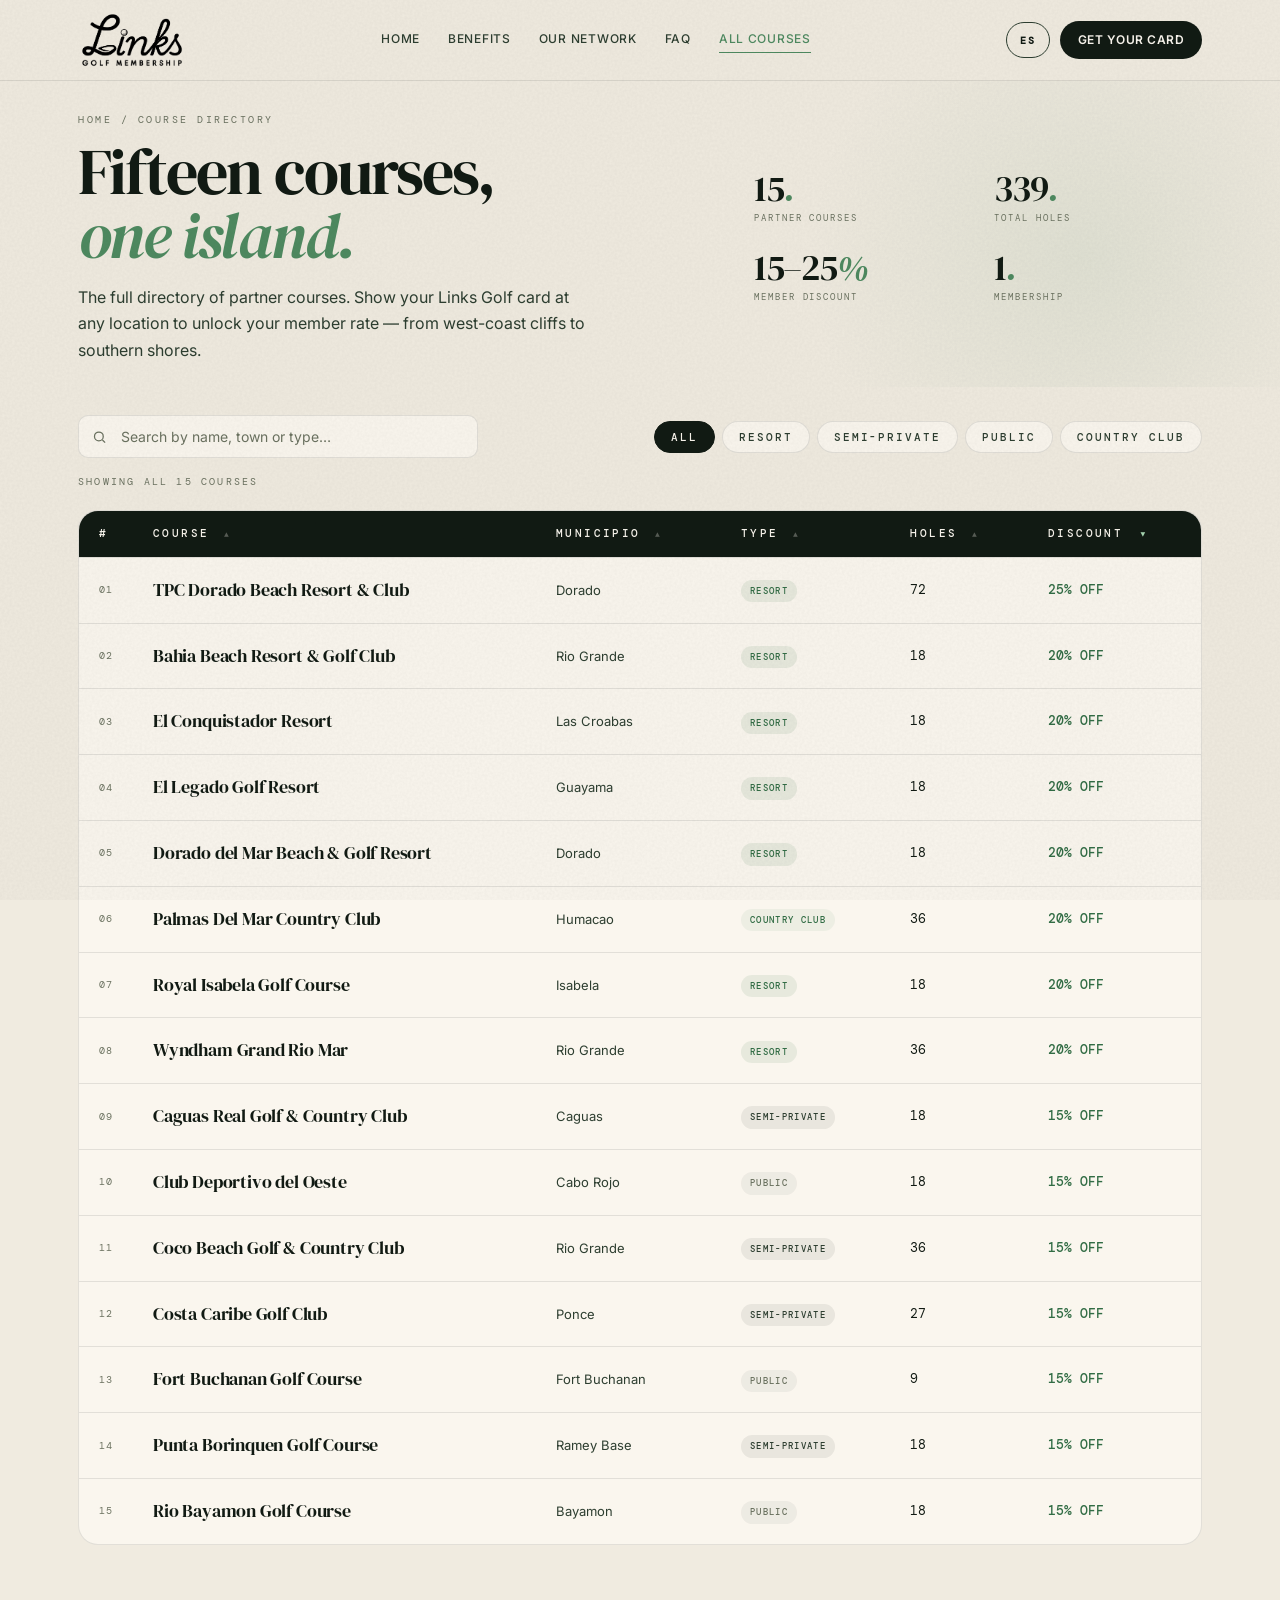
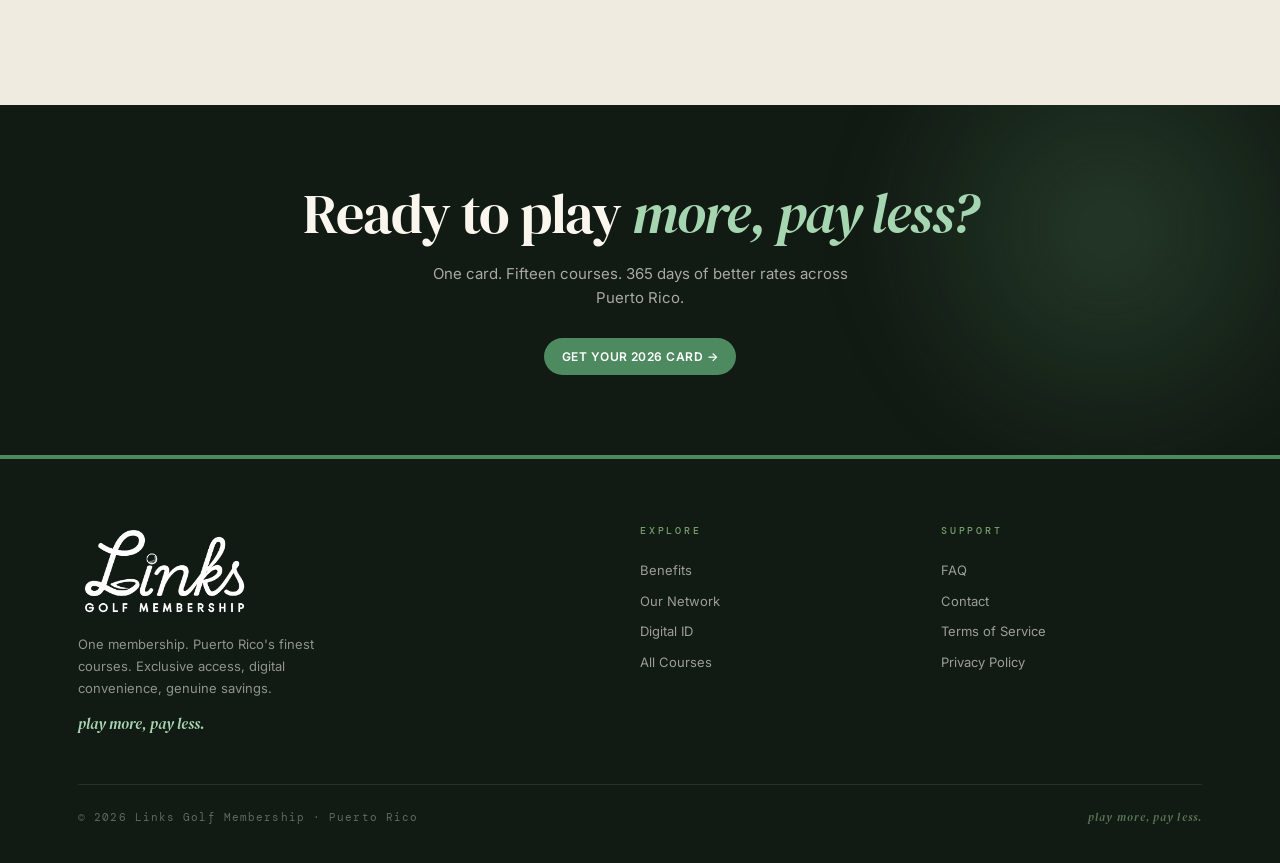
<file: courses.html>
<!DOCTYPE html>
<html lang="en" data-i18n-title="doc.title.courses">
<head>
<meta charset="UTF-8"/>
<meta name="viewport" content="width=device-width, initial-scale=1, viewport-fit=cover"/>
<title>Courses · Links Golf Membership</title>
<link rel="preconnect" href="https://fonts.googleapis.com"/>
<link rel="preconnect" href="https://fonts.gstatic.com" crossorigin/>
<link href="https://fonts.googleapis.com/css2?family=DM+Serif+Display:ital@0;1&family=Inter:wght@300;400;500;600;700&family=DM+Mono:wght@400;500&display=swap" rel="stylesheet"/>
<link rel="stylesheet" href="mobile.css"/>
<style>
:root {
  --bg:         #f0ebe0;
  --bg2:        #e8e1d3;
  --cream:      #faf6ee;
  --ink:        #111a13;
  --ink-soft:   #2d3e30;
  --muted:      #6b7260;
  --line:       rgba(17,26,19,.10);
  --sage:       oklch(58% 0.09 152);
  --sage-2:     oklch(48% 0.09 152);
  --sage-light: oklch(83% 0.07 152);
  --sage-pale:  oklch(94% 0.04 152);
  --radius:     12px;
  --radius-lg:  20px;
  --f-display:  "DM Serif Display", Georgia, serif;
  --f-sans:     "Inter", system-ui, sans-serif;
  --f-mono:     "DM Mono", ui-monospace, monospace;
}
*,*::before,*::after { box-sizing: border-box; }
html,body { margin: 0; padding: 0; }
html { scroll-behavior: smooth; overflow-x: hidden; }
body { font-family: var(--f-sans); background: var(--bg); color: var(--ink); font-size: 15px; line-height: 1.6; overflow-x: hidden; -webkit-font-smoothing: antialiased; }
body::after { content: ""; position: fixed; inset: 0; pointer-events: none; z-index: 9999; opacity: .045; mix-blend-mode: multiply; background-image: url("data:image/svg+xml;utf8,<svg xmlns='http://www.w3.org/2000/svg' width='400' height='400'><filter id='n'><feTurbulence type='fractalNoise' baseFrequency='0.4' numOctaves='2' stitchTiles='stitch'/><feColorMatrix values='0 0 0 0 0 0 0 0 0 0 0 0 0 0 0 0 0 0 0.9 0'/></filter><rect width='100%' height='100%' filter='url(%23n)'/></svg>"); background-size: 400px 400px; }
h1,h2,h3,h4 { font-family: var(--f-display); font-weight: 400; letter-spacing: -.02em; color: var(--ink); margin: 0; text-wrap: balance; }
a { color: inherit; text-decoration: none; }
.wrap { max-width: 1180px; margin: 0 auto; padding: 0 28px; }
@media (max-width: 600px) { .wrap { padding: 0 18px; } }

/* NAV */
.nav { position: fixed; top: 0; left: 0; right: 0; z-index: 100; background: var(--bg); border-bottom: 1px solid var(--line); }
body { padding-top: 80px; }
.nav-inner { display: flex; align-items: center; justify-content: space-between; height: 80px; }
@media (max-width:600px) { body { padding-top: 68px; } .nav-inner { height: 68px; } }
.logo-img { height: 60px; width: auto; display: block; max-width: 240px; object-fit: contain; }
@media (max-width:600px) { .logo-img { height: 48px; max-width: 200px; } }
.footer-brand-img { height: 96px; width: auto; display: block; object-fit: contain; margin-bottom: 14px; }
@media (max-width:600px) { .footer-brand-img { height: 76px; } }
.logo { font-family: var(--f-display); font-size: 22px; letter-spacing: -.01em; display: flex; align-items: center; gap: 11px; }
.logo-mark { width: 32px; height: 32px; border-radius: 50%; background: var(--sage); display: flex; align-items: center; justify-content: center; box-shadow: 0 0 0 2px rgba(255,255,255,.5), 0 2px 8px rgba(17,26,19,.2); flex-shrink: 0; }
.logo-mark svg { width: 16px; height: 16px; fill: none; stroke: white; stroke-width: 2; stroke-linecap: round; stroke-linejoin: round; }
.nav-links { display: flex; gap: 28px; }
.nav-links a { font-size: 12px; font-weight: 500; color: var(--ink-soft); letter-spacing: .06em; text-transform: uppercase; transition: color .2s; position: relative; padding-bottom: 2px; }
.nav-links a:hover { color: var(--sage); }
.nav-links a.active { color: var(--sage); }
.nav-links a.active::after { content: ""; position: absolute; left: 0; right: 0; bottom: -2px; height: 1px; background: var(--sage); }
.btn { display: inline-flex; align-items: center; gap: 8px; padding: 9px 18px; border-radius: 999px; font-family: var(--f-sans); font-size: 12px; font-weight: 600; letter-spacing: .04em; text-transform: uppercase; cursor: pointer; border: none; transition: all .2s ease; }
.btn-primary { background: var(--ink); color: var(--cream); }
.btn-primary:hover { background: var(--sage-2); transform: translateY(-1px); }
.btn-outline { background: transparent; color: var(--ink); border: 1px solid var(--ink); }
.btn-outline:hover { background: var(--ink); color: var(--cream); }
.lang-toggle { background: transparent; border: 1px solid var(--ink-soft); color: var(--ink); padding: 5px 10px; border-radius: 999px; font-family: var(--f-mono); font-size: 10px; font-weight: 600; letter-spacing: .14em; cursor: pointer; transition: all .2s ease; }
.lang-toggle:hover { background: var(--ink); color: var(--cream); border-color: var(--ink); }
.eyebrow { font-family: var(--f-mono); font-size: 13px; letter-spacing: .28em; text-transform: uppercase; color: var(--sage); font-weight: 600; }
.mobile-toggle { display: none; background: none; border: 0; padding: 8px; cursor: pointer; }
.mobile-toggle svg { width: 20px; height: 20px; stroke: var(--ink); }
.mobile-panel { display: none; position: absolute; top: 68px; left: 0; right: 0; background: var(--bg); border-bottom: 1px solid var(--line); padding: 18px 24px; flex-direction: column; gap: 16px; }
.mobile-panel a { font-size: 17px; font-family: var(--f-display); }
.mobile-panel.open { display: flex; }
@media (max-width: 860px) { .nav-links { display: none; } .mobile-toggle { display: inline-flex; } }

/* PAGE HEAD */
.page-head { padding: 32px 0 24px; position: relative; overflow: hidden; }
@media (max-width:860px) { .page-head { padding: 20px 0 16px; } }
.page-head::before { content: ""; position: absolute; right: -8%; top: -40%; width: 600px; height: 600px; border-radius: 50%; background: radial-gradient(circle, rgba(88,140,98,.1), transparent 65%); pointer-events: none; }
.crumbs { font-family: var(--f-mono); font-size: 10px; letter-spacing: .25em; text-transform: uppercase; color: var(--muted); margin-bottom: 12px; }
.crumbs a:hover { color: var(--sage); }
.page-head h1 { font-size: clamp(36px, 5vw, 64px); line-height: 1.0; letter-spacing: -.03em; position: relative; z-index: 2; }
.page-head h1 em { color: var(--sage); font-style: italic; }
.page-head p { font-size: 16px; color: var(--ink-soft); max-width: 520px; margin: 16px 0 0; position: relative; z-index: 2; line-height: 1.65; }

.page-head-grid { display: grid; grid-template-columns: 1.4fr 1fr; gap: 48px; align-items: center; position: relative; z-index: 2; }
@media (max-width:860px) { .page-head-grid { grid-template-columns: 1fr; gap: 24px; } }

.stats-strip { display: grid; grid-template-columns: 1fr 1fr; gap: 24px 32px; position: relative; z-index: 2; }
.stat .n { font-family: var(--f-display); font-size: clamp(28px, 3vw, 36px); line-height: 1; letter-spacing: -.03em; }
.stat .n em { color: var(--sage); font-style: italic; }
.stat .l { font-family: var(--f-mono); font-size: 9px; letter-spacing: .22em; color: var(--muted); text-transform: uppercase; margin-top: 4px; }

/* TOOLBAR */
.toolbar { display: flex; justify-content: space-between; align-items: center; gap: 18px; margin: 20px 0 16px; flex-wrap: wrap; }
.search { position: relative; flex: 1; max-width: 400px; min-width: 220px; }
.search input { width: 100%; padding: 12px 16px 12px 42px; border-radius: 10px; background: var(--cream); border: 1px solid var(--line); font-family: var(--f-sans); font-size: 14px; color: var(--ink); transition: border-color .2s; outline: none; }
.search input:focus { border-color: var(--sage); }
.search input::placeholder { color: var(--muted); }
.search svg { position: absolute; left: 14px; top: 50%; transform: translateY(-50%); color: var(--muted); }
.pills { display: flex; gap: 7px; flex-wrap: wrap; }
.pill { padding: 8px 16px; border-radius: 999px; background: var(--cream); border: 1px solid var(--line); font-family: var(--f-mono); font-size: 11px; letter-spacing: .18em; text-transform: uppercase; font-weight: 500; cursor: pointer; transition: all .2s; color: var(--ink-soft); }
.pill:hover { border-color: var(--ink); color: var(--ink); }
.pill.on { background: var(--ink); color: var(--cream); border-color: var(--ink); }

.count-label { font-family: var(--f-mono); font-size: 10px; letter-spacing: .22em; color: var(--muted); text-transform: uppercase; margin-bottom: 20px; }

/* TABLE */
.dir { background: var(--cream); border: 1px solid var(--line); border-radius: var(--radius-lg); overflow: hidden; }
.dir table { width: 100%; border-collapse: collapse; font-size: 14px; }
.dir thead tr { background: var(--ink); color: var(--cream); }
.dir thead th { text-align: left; padding: 14px 20px; font-family: var(--f-mono); font-size: 11px; letter-spacing: .22em; text-transform: uppercase; font-weight: 500; }
.dir thead th.sortable { cursor: pointer; user-select: none; transition: color .15s; }
.dir thead th.sortable:hover { color: var(--sage-light); }
.dir thead th .arrow { display: inline-block; margin-left: 5px; opacity: .3; font-size: 8px; transition: opacity .15s, transform .15s; }
.dir thead th.sorted .arrow { opacity: 1; color: var(--sage-light); }
.dir thead th.sorted.desc .arrow { transform: rotate(180deg); }
.dir tbody tr { border-top: 1px solid var(--line); transition: background .2s; }
.dir tbody tr:hover { background: var(--bg); }
.dir td { padding: 18px 20px; vertical-align: middle; }
.dir td.num { font-family: var(--f-mono); font-size: 10px; color: var(--muted); letter-spacing: .1em; width: 52px; }
.dir td.name { font-family: var(--f-display); font-size: 18px; letter-spacing: -.01em; }
.dir td.loc { color: var(--ink-soft); font-size: 13px; }
.dir td.off { font-family: var(--f-mono); font-weight: 500; color: var(--sage-2); font-size: 13px; }

.type-badge { display: inline-flex; padding: 4px 9px; border-radius: 999px; font-family: var(--f-mono); font-size: 9px; letter-spacing: .15em; text-transform: uppercase; font-weight: 500; }
.type-Resort        { background: rgba(88,140,98,.12);  color: var(--sage-2); }
.type-Semi-Private  { background: rgba(17,26,19,.07);   color: var(--ink-soft); }
.type-Public        { background: rgba(17,26,19,.05);   color: var(--muted); }
.type-Country-Club  { background: rgba(88,140,98,.08);  color: var(--sage-2); }

.empty-msg { padding: 56px 20px; text-align: center; color: var(--muted); font-family: var(--f-mono); font-size: 12px; letter-spacing: .18em; text-transform: uppercase; display: none; }

/* Mobile card view */
@media (max-width: 700px) {
  .dir thead { display: none; }
  .dir, .dir tbody, .dir tr, .dir td { display: block; width: 100%; }
  .dir { background: transparent; border: none; border-radius: 0; }
  .dir tbody tr { background: var(--cream); border: 1px solid var(--line); border-radius: 14px; margin-bottom: 10px; padding: 14px 16px; }
  .dir tbody tr:hover { background: var(--cream); }
  .dir td { padding: 5px 0; border-top: none; display: flex; justify-content: space-between; align-items: center; gap: 10px; font-size: 13px; }
  .dir td::before { content: attr(data-l); font-family: var(--f-mono); font-size: 9px; letter-spacing: .2em; color: var(--muted); text-transform: uppercase; }
  .dir td.num { width: auto; }
  .dir td.name { font-size: 16px; padding-top: 8px; border-top: 1px solid var(--line); margin-top: 4px; flex-direction: column; align-items: flex-start; }
  .dir td.name::before { display: none; }
}

/* CTA BANNER */
.cta-banner { margin-top: 100px; padding: 80px 0; background: var(--ink); color: var(--cream); position: relative; overflow: hidden; }
.cta-banner::before { content: ""; position: absolute; right: -10%; top: -50%; width: 600px; height: 600px; background: radial-gradient(circle, rgba(88,140,98,.28), transparent 60%); filter: blur(30px); pointer-events: none; }
.cta-banner .wrap { position: relative; z-index: 2; text-align: center; }
.cta-banner h2 { font-size: clamp(30px, 4.5vw, 56px); color: var(--cream); line-height: 1.05; }
.cta-banner h2 em { color: var(--sage-light); font-style: italic; }
.cta-banner p { color: rgba(250,246,238,.65); margin: 18px auto 28px; max-width: 440px; font-size: 15px; }

/* FOOTER */
footer { background: var(--ink); color: var(--cream); padding: 64px 0 36px; border-top: 4px solid var(--sage); }
.footer-grid { display: grid; grid-template-columns: 2fr 1fr 1fr; gap: 40px; margin-bottom: 48px; }
@media (max-width: 700px) { .footer-grid { grid-template-columns: 1fr 1fr; } }
.footer-brand h3 { color: var(--cream); font-size: 30px; margin-bottom: 12px; letter-spacing: -.02em; }
.footer-brand h3 em { color: var(--sage-light); font-style: italic; }
.footer-brand p { color: rgba(250,246,238,.55); font-size: 13px; max-width: 280px; line-height: 1.7; }
.footer-brand .tagline { font-family: var(--f-display); font-style: italic; color: var(--sage-light); font-size: 15px; margin-top: 10px; }
footer h4 { font-family: var(--f-mono); color: rgba(140,190,130,.8); font-size: 10px; letter-spacing: .28em; text-transform: uppercase; margin-bottom: 16px; font-weight: 500; }
footer a { display: block; color: rgba(250,246,238,.6); padding: 5px 0; font-size: 13px; transition: color .2s; }
footer a:hover { color: var(--sage-light); }
.footer-bot { display: flex; justify-content: space-between; border-top: 1px solid rgba(250,246,238,.1); padding-top: 24px; color: rgba(250,246,238,.35); font-size: 11px; font-family: var(--f-mono); letter-spacing: .1em; }
@media (max-width: 600px) { .footer-bot { flex-direction: column; gap: 10px; } }
</style>
</head>
<body>

<nav class="nav">
  <div class="wrap nav-inner">
    <a href="index.html" class="logo" aria-label="Links Golf Membership - Home">
      <img class="logo-img" src="images/links-golf-membership-3.png" alt="Links Golf Membership"/>
    </a>
    <div class="nav-links">
      <a href="index.html" data-i18n="nav.home">Home</a>
      <a href="index.html#benefits" data-i18n="nav.benefits">Benefits</a>
      <a href="index.html#network" data-i18n="nav.network">Our Network</a>
      <a href="index.html#faq" data-i18n="nav.faq">FAQ</a>
      <a href="courses.html" class="active" data-i18n="nav.courses">All Courses</a>
    </div>
    <div class="nav-cta" style="display:flex;align-items:center;gap:10px;">
      <button class="lang-toggle" data-lang-toggle type="button" aria-label="Switch language">EN</button>
      <a href="index.html#join" class="btn btn-primary" data-i18n="nav.cta">Get Your Card</a>
      <button class="mobile-toggle" id="navToggle" aria-label="Menu">
        <svg viewBox="0 0 24 24" fill="none" stroke-width="2">
          <path id="menuOpen" d="M4 6h16M4 12h16M4 18h16" stroke-linecap="round"/>
          <path id="menuClose" d="M6 18L18 6M6 6l12 12" stroke-linecap="round" style="display:none"/>
        </svg>
      </button>
    </div>
  </div>
  <div class="mobile-panel" id="mobilePanel">
    <a href="index.html" data-i18n="nav.home">Home</a>
    <a href="index.html#benefits" data-i18n="nav.benefits">Benefits</a>
    <a href="index.html#network" data-i18n="nav.network">Our Network</a>
    <a href="index.html#faq" data-i18n="nav.faq">FAQ</a>
    <a href="courses.html" data-i18n="nav.courses">All Courses</a>
    <a href="index.html#join" class="btn btn-primary" style="width:fit-content;margin-top:4px;" data-i18n="nav.cta">Get Your Card</a>
  </div>
</nav>

<section class="page-head">
  <div class="wrap page-head-grid">
    <div>
      <div class="crumbs"><a href="index.html" data-i18n="crumb.home">Home</a> / <span data-i18n="courses.crumb">Course Directory</span></div>
      <h1 data-i18n="courses.h1">Fifteen courses,<br/><em>one island.</em></h1>
      <p data-i18n="courses.intro">The full directory of partner courses. Show your Links Golf card at any location to unlock your member rate — from west-coast cliffs to southern shores.</p>
    </div>
    <div class="stats-strip">
      <div class="stat"><div class="n">15<em>.</em></div><div class="l" data-i18n="courses.stat.1">Partner Courses</div></div>
      <div class="stat"><div class="n">339<em>.</em></div><div class="l" data-i18n="courses.stat.3">Total Holes</div></div>
      <div class="stat"><div class="n">15–25<em>%</em></div><div class="l" data-i18n="courses.stat.2">Member Discount</div></div>
      <div class="stat"><div class="n">1<em>.</em></div><div class="l" data-i18n="courses.stat.4">Membership</div></div>
    </div>
  </div>
</section>

<section style="padding: 8px 0 60px;">
  <div class="wrap">
    <div class="toolbar">
      <div class="search">
        <svg width="15" height="15" viewBox="0 0 24 24" fill="none" stroke="currentColor" stroke-width="2"><circle cx="11" cy="11" r="7"/><path d="m21 21-4.3-4.3"/></svg>
        <!-- FIX: data-i18n-attr wires the placeholder to the i18n system -->
        <input id="searchInput" type="text"
          placeholder="Search by name, town or type…"
          data-i18n-attr="courses.search.placeholder|placeholder"/>
      </div>
      <div class="pills" id="filterPills">
        <button class="pill on" data-f="all" data-i18n="courses.pill.all">All</button>
        <button class="pill" data-f="Resort" data-i18n="courses.pill.resort">Resort</button>
        <button class="pill" data-f="Semi-Private" data-i18n="courses.pill.semi">Semi-Private</button>
        <button class="pill" data-f="Public" data-i18n="courses.pill.public">Public</button>
        <button class="pill" data-f="Country Club" data-i18n="courses.pill.club">Country Club</button>
      </div>
    </div>
    <div class="count-label" id="countLabel">Showing all 15 courses</div>

    <div class="dir">
      <table>
        <thead>
          <tr id="headRow">
            <th>#</th>
            <th class="sortable" data-sort="name"><span data-i18n="courses.th.course">Course</span> <span class="arrow">▲</span></th>
            <th class="sortable" data-sort="loc"><span data-i18n="courses.th.muni">Municipio</span> <span class="arrow">▲</span></th>
            <th class="sortable" data-sort="type"><span data-i18n="courses.th.type">Type</span> <span class="arrow">▲</span></th>
            <th class="sortable" data-sort="holes"><span data-i18n="courses.th.holes">Holes</span> <span class="arrow">▲</span></th>
            <th class="sortable sorted desc" data-sort="off"><span data-i18n="courses.th.discount">Discount</span> <span class="arrow">▲</span></th>
          </tr>
        </thead>
        <tbody id="rows"></tbody>
      </table>
      <div class="empty-msg" id="emptyMsg" data-i18n="courses.empty">No courses match your search.</div>
    </div>
  </div>
</section>

<section class="cta-banner">
  <div class="wrap">
    <h2 data-i18n="courses.cta.h2">Ready to play <em>more, pay less?</em></h2>
    <p data-i18n="courses.cta.p">One card. Fifteen courses. 365 days of better rates across Puerto Rico.</p>
    <a href="index.html#join" class="btn" style="background:var(--sage);color:white;margin:0 auto;" data-i18n="courses.cta.btn">Get your 2026 card →</a>
  </div>
</section>

<footer>
  <div class="wrap">
    <div class="footer-grid">
      <div class="footer-brand">
        <img class="footer-brand-img" src="images/links-golf-membership-4.png" alt="Links Golf Membership"/>
        <p data-i18n="footer.brand.p">One membership. Puerto Rico's finest courses. Exclusive access, digital convenience, genuine savings.</p>
        <div class="tagline" data-i18n="footer.signature">play more, pay less.</div>
      </div>
      <div>
        <h4 data-i18n="footer.col.explore">Explore</h4>
        <a href="index.html#benefits" data-i18n="nav.benefits">Benefits</a>
        <a href="index.html#network" data-i18n="footer.link.network">Our Network</a>
        <a href="index.html#card" data-i18n="nav.card">Digital ID</a>
        <a href="courses.html" data-i18n="nav.courses">All Courses</a>
      </div>
      <div>
        <h4 data-i18n="footer.col.support">Support</h4>
        <a href="faq.html" data-i18n="nav.faq">FAQ</a>
        <a href="mailto:hello@linksgolf.pr" data-i18n="footer.link.contact">Contact</a>
        <a href="terms.html" data-i18n="footer.link.terms">Terms of Service</a>
        <a href="privacy.html" data-i18n="footer.link.privacy">Privacy Policy</a>
      </div>
    </div>
    <div class="footer-bot">
      <span data-i18n="footer.copyright">© 2026 Links Golf Membership · Puerto Rico</span>
      <span style="font-family:var(--f-display);font-style:italic;color:rgba(160,210,150,.5);" data-i18n="footer.signature">play more, pay less</span>
    </div>
  </div>
</footer>

<script>
const COURSES = [
  { name:"Bahia Beach Resort & Golf Club",       loc:"Rio Grande",    type:"Resort",        holes:18, off:20},
  { name:"Caguas Real Golf & Country Club",      loc:"Caguas",        type:"Semi-Private",  holes:18, off:15},
  { name:"Club Deportivo del Oeste",             loc:"Cabo Rojo",     type:"Public",        holes:18, off:15},
  { name:"Coco Beach Golf & Country Club",       loc:"Rio Grande",    type:"Semi-Private",  holes:36, off:15},
  { name:"Costa Caribe Golf Club",               loc:"Ponce",         type:"Semi-Private",  holes:27, off:15},
  { name:"El Conquistador Resort",               loc:"Las Croabas",   type:"Resort",        holes:18, off:20},
  { name:"El Legado Golf Resort",                loc:"Guayama",       type:"Resort",        holes:18, off:20},
  { name:"Dorado del Mar Beach & Golf Resort",   loc:"Dorado",        type:"Resort",        holes:18, off:20},
  { name:"Fort Buchanan Golf Course",            loc:"Fort Buchanan", type:"Public",        holes:9,  off:15},
  { name:"Palmas Del Mar Country Club",          loc:"Humacao",       type:"Country Club",  holes:36, off:20},
  { name:"Punta Borinquen Golf Course",          loc:"Ramey Base",    type:"Semi-Private",  holes:18, off:15},
  { name:"Rio Bayamon Golf Course",              loc:"Bayamon",       type:"Public",        holes:18, off:15},
  { name:"Royal Isabela Golf Course",            loc:"Isabela",       type:"Resort",        holes:18, off:20},
  { name:"TPC Dorado Beach Resort & Club",       loc:"Dorado",        type:"Resort",        holes:72, off:25},
  { name:"Wyndham Grand Rio Mar",                loc:"Rio Grande",    type:"Resort",        holes:36, off:20},
];

const tbody       = document.getElementById('rows');
const searchInput = document.getElementById('searchInput');
const countLabel  = document.getElementById('countLabel');
const emptyMsg    = document.getElementById('emptyMsg');

let currentFilter = 'all';
let currentQuery  = '';
let sortKey       = 'off';
let sortDir       = -1;

function sortVal(c, key) {
  if (key === 'holes') return c.holes;
  if (key === 'off')   return c.off;
  return (c[key] || '').toLowerCase();
}

function renderRows() {
  const list = COURSES.filter(c => {
    const matchF = currentFilter === 'all' || c.type === currentFilter;
    const matchQ = !currentQuery || [c.name, c.loc, c.type].some(s => s.toLowerCase().includes(currentQuery));
    return matchF && matchQ;
  });

  if (sortKey) {
    list.sort((a, b) => {
      const va = sortVal(a, sortKey), vb = sortVal(b, sortKey);
      return va < vb ? -sortDir : va > vb ? sortDir : 0;
    });
  }

  tbody.innerHTML = list.map((c, i) => {
    const num = String(i + 1).padStart(2, '0');
    const typeCls = c.type.replace(/\s/g, '-');
    const offLabel = c.off + '% OFF';
    return `<tr>
      <td class="num" data-l="#">${num}</td>
      <td class="name" data-l="Course">${c.name}</td>
      <td class="loc"  data-l="Municipio">${c.loc}</td>
      <td data-l="Type"><span class="type-badge type-${typeCls}">${c.type}</span></td>
      <td data-l="Holes" style="font-family:var(--f-mono);font-size:13px;">${c.holes}</td>
      <td class="off"  data-l="Discount">${offLabel}</td>
    </tr>`;
  }).join('');

  const total = COURSES.length;
  const i18n = window.BGC_I18N;
  const tt = (k, fallback) => (i18n && i18n.t(k)) || fallback;
  if (list.length === total) {
    countLabel.textContent = tt('courses.count.all', `Showing all {n} courses`).replace('{n}', total);
  } else {
    countLabel.textContent = tt('courses.count.filtered', `Showing {n} of {total} courses`).replace('{n}', list.length).replace('{total}', total);
  }
  emptyMsg.style.display = list.length ? 'none' : 'block';
}

document.addEventListener('bgc:ready',      () => renderRows());
document.addEventListener('bgc:langchange', () => renderRows());

document.querySelectorAll('.pill').forEach(p => {
  p.addEventListener('click', () => {
    document.querySelectorAll('.pill').forEach(x => x.classList.remove('on'));
    p.classList.add('on');
    currentFilter = p.dataset.f;
    renderRows();
  });
});

searchInput.addEventListener('input', e => {
  currentQuery = e.target.value.toLowerCase().trim();
  renderRows();
});

document.querySelectorAll('th.sortable').forEach(th => {
  th.addEventListener('click', () => {
    const key = th.dataset.sort;
    if (sortKey === key) { sortDir *= -1; }
    else { sortKey = key; sortDir = 1; }
    document.querySelectorAll('th.sortable').forEach(x => x.classList.remove('sorted', 'desc'));
    th.classList.add('sorted');
    if (sortDir === -1) th.classList.add('desc');
    renderRows();
  });
});

(function() {
  const toggle = document.getElementById('navToggle');
  const panel  = document.getElementById('mobilePanel');
  const open   = document.getElementById('menuOpen');
  const close  = document.getElementById('menuClose');
  toggle.addEventListener('click', () => {
    panel.classList.toggle('open');
    const isOpen = panel.classList.contains('open');
    open.style.display  = isOpen ? 'none' : '';
    close.style.display = isOpen ? '' : 'none';
  });
  panel.querySelectorAll('a').forEach(a => a.addEventListener('click', () => {
    panel.classList.remove('open');
    open.style.display = ''; close.style.display = 'none';
  }));
})();

renderRows();
</script>
<script src="languageManager.js" defer></script>
</body>
</html>
</file>
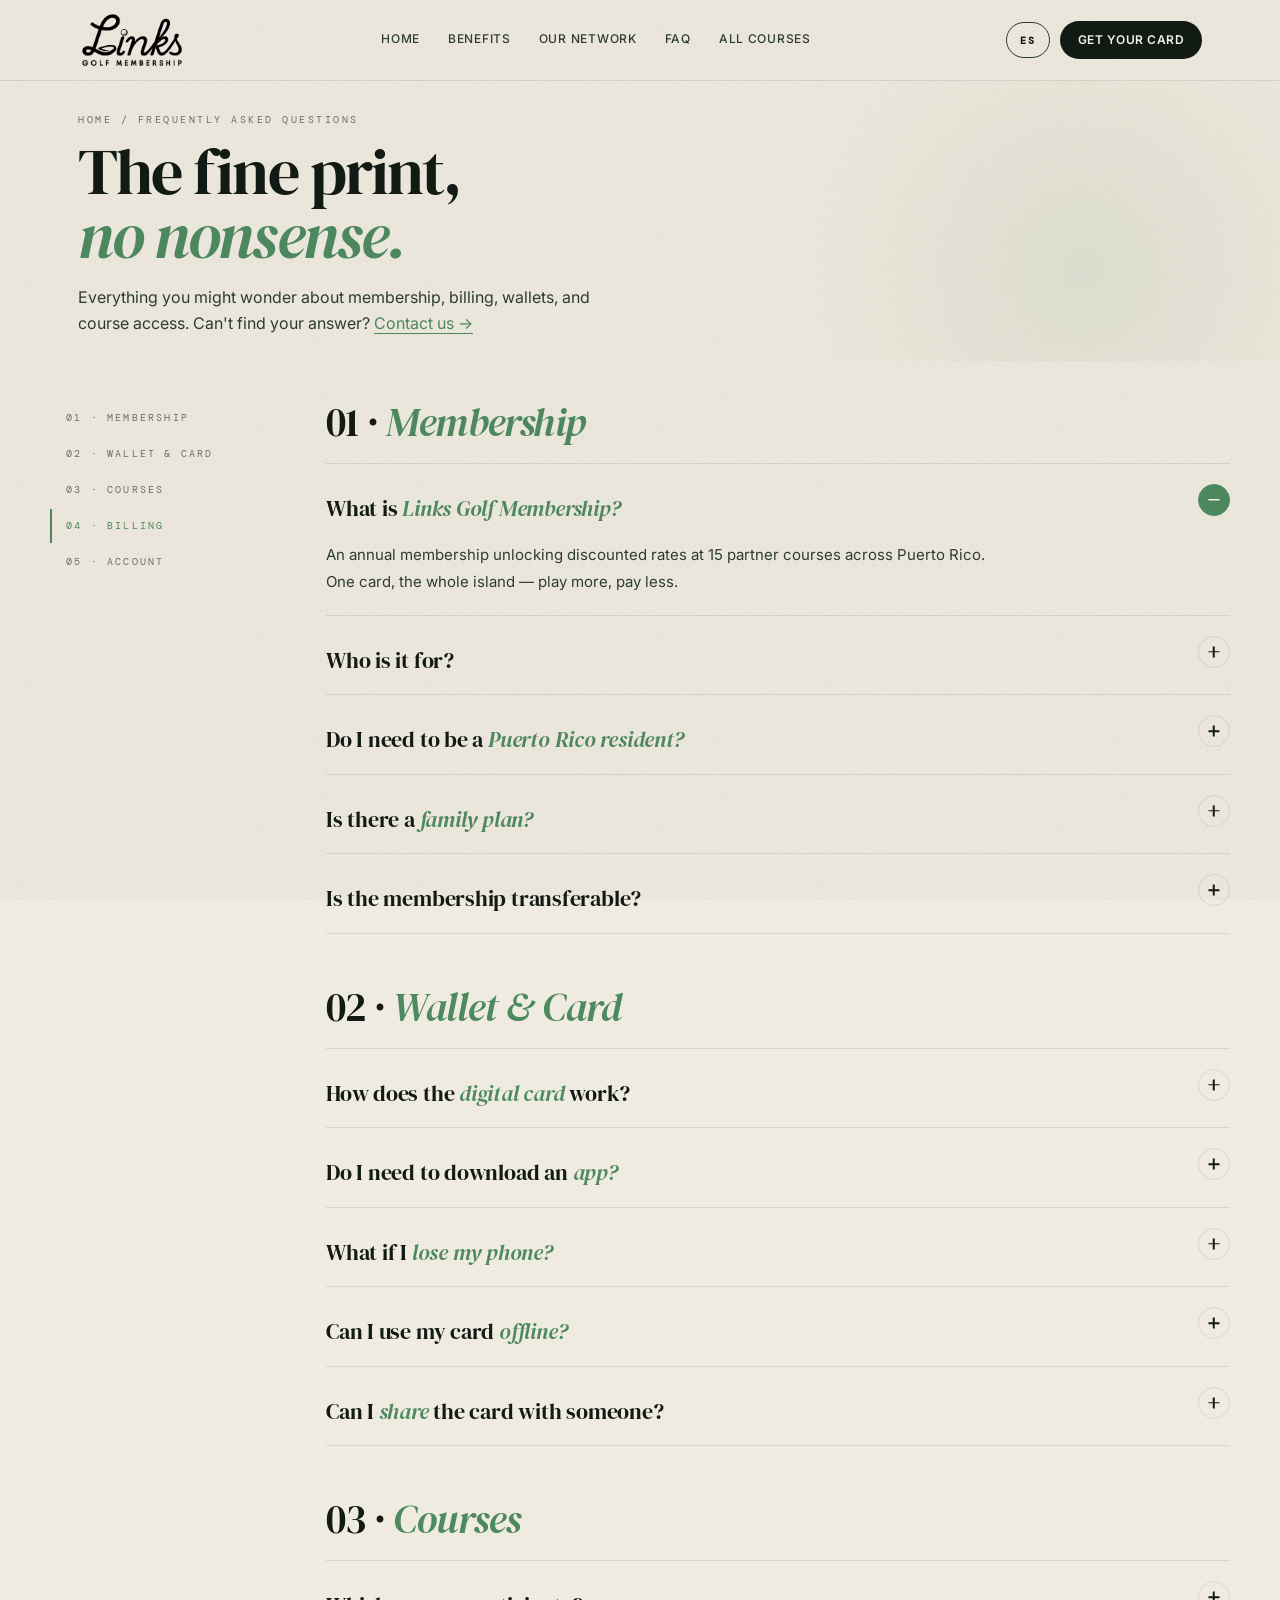
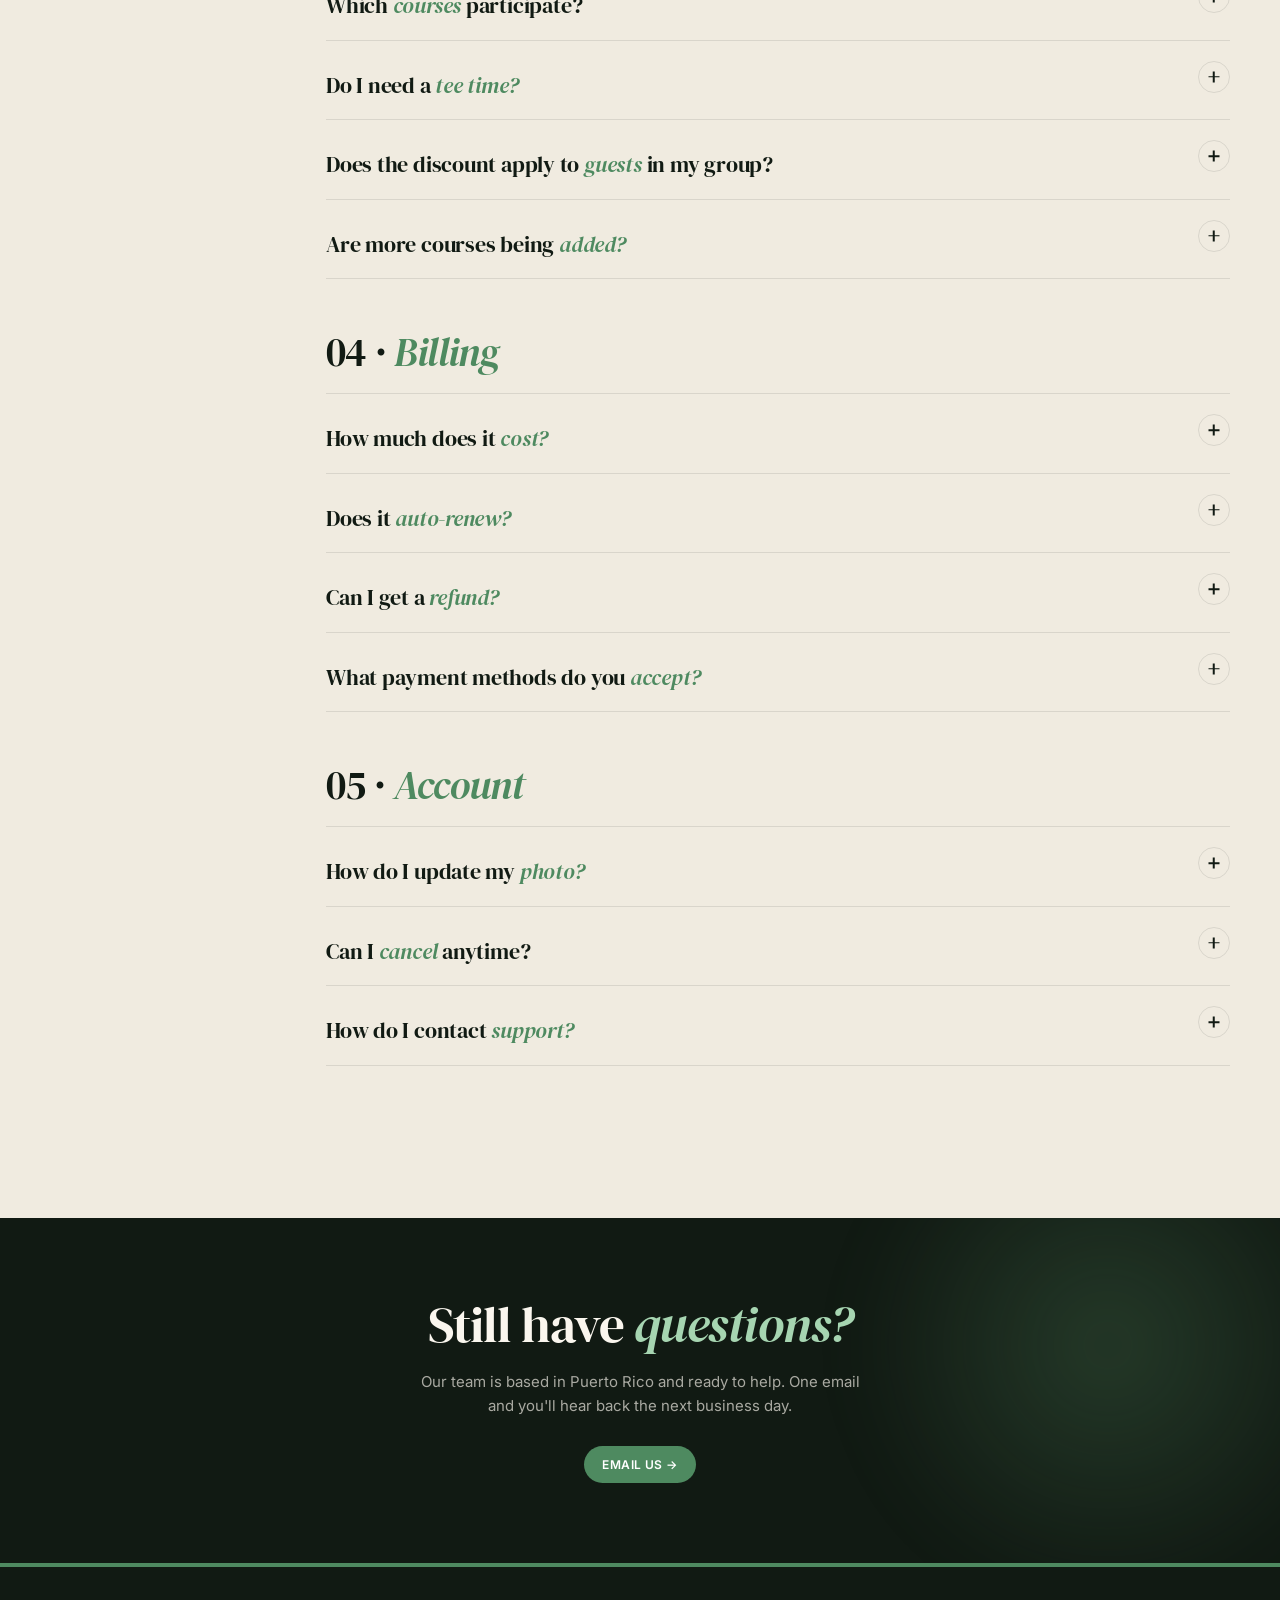
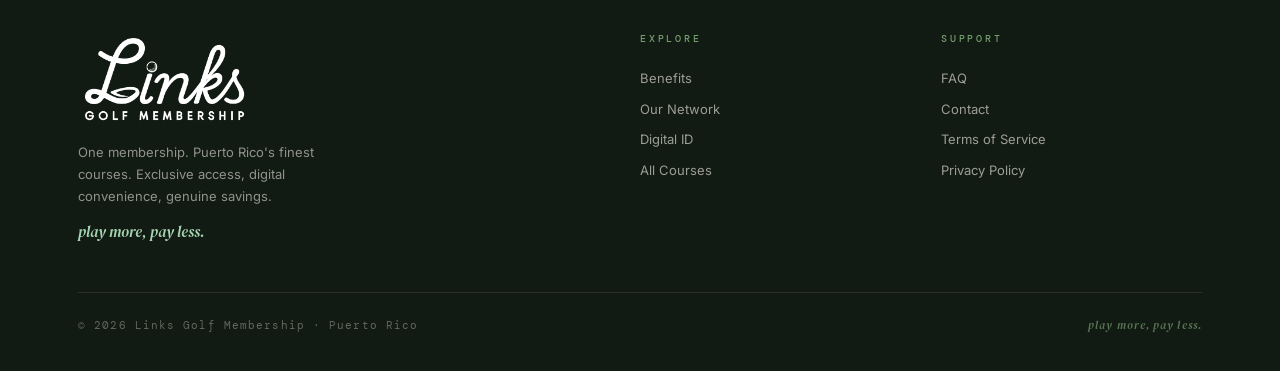
<file: faq.html>
<!DOCTYPE html>
<html lang="en" data-i18n-title="doc.title.faq">
<head>
<meta charset="UTF-8"/>
<meta name="viewport" content="width=device-width, initial-scale=1, viewport-fit=cover"/>
<title>FAQ · Links Golf Membership</title>
<link rel="preconnect" href="https://fonts.googleapis.com"/>
<link rel="preconnect" href="https://fonts.gstatic.com" crossorigin/>
<link href="https://fonts.googleapis.com/css2?family=DM+Serif+Display:ital@0;1&family=Inter:wght@300;400;500;600;700&family=DM+Mono:wght@400;500&display=swap" rel="stylesheet"/>
<link rel="stylesheet" href="mobile.css"/>
<style>
:root {
  --bg:         #f0ebe0;
  --bg2:        #e8e1d3;
  --cream:      #faf6ee;
  --ink:        #111a13;
  --ink-soft:   #2d3e30;
  --muted:      #6b7260;
  --line:       rgba(17,26,19,.10);
  --sage:       oklch(58% 0.09 152);
  --sage-2:     oklch(48% 0.09 152);
  --sage-light: oklch(83% 0.07 152);
  --sage-pale:  oklch(94% 0.04 152);
  --radius:     12px;
  --radius-lg:  20px;
  --f-display:  "DM Serif Display", Georgia, serif;
  --f-sans:     "Inter", system-ui, sans-serif;
  --f-mono:     "DM Mono", ui-monospace, monospace;
}
*,*::before,*::after { box-sizing: border-box; }
html,body { margin: 0; padding: 0; }
html { scroll-behavior: smooth; overflow-x: hidden; }
body { font-family: var(--f-sans); background: var(--bg); color: var(--ink); font-size: 15px; line-height: 1.6; overflow-x: hidden; -webkit-font-smoothing: antialiased; }
body::after { content: ""; position: fixed; inset: 0; pointer-events: none; z-index: 9999; opacity: .045; mix-blend-mode: multiply; background-image: url("data:image/svg+xml;utf8,<svg xmlns='http://www.w3.org/2000/svg' width='400' height='400'><filter id='n'><feTurbulence type='fractalNoise' baseFrequency='0.4' numOctaves='2' stitchTiles='stitch'/><feColorMatrix values='0 0 0 0 0 0 0 0 0 0 0 0 0 0 0 0 0 0 0.9 0'/></filter><rect width='100%' height='100%' filter='url(%23n)'/></svg>"); background-size: 400px 400px; }
h1,h2,h3,h4 { font-family: var(--f-display); font-weight: 400; letter-spacing: -.02em; color: var(--ink); margin: 0; text-wrap: balance; }
a { color: inherit; text-decoration: none; }
.wrap { max-width: 1180px; margin: 0 auto; padding: 0 28px; }
@media (max-width: 600px) { .wrap { padding: 0 18px; } }

/* NAV */
.nav { position: fixed; top: 0; left: 0; right: 0; z-index: 100; background: var(--bg); border-bottom: 1px solid var(--line); }
body { padding-top: 80px; }
.nav-inner { display: flex; align-items: center; justify-content: space-between; height: 80px; }
@media (max-width:600px) { body { padding-top: 68px; } .nav-inner { height: 68px; } }
.logo-img { height: 60px; width: auto; display: block; max-width: 240px; object-fit: contain; }
@media (max-width:600px) { .logo-img { height: 48px; max-width: 200px; } }
.footer-brand-img { height: 96px; width: auto; display: block; object-fit: contain; margin-bottom: 14px; }
@media (max-width:600px) { .footer-brand-img { height: 76px; } }
.logo { font-family: var(--f-display); font-size: 22px; letter-spacing: -.01em; display: flex; align-items: center; gap: 11px; }
.logo-mark { width: 32px; height: 32px; border-radius: 50%; background: var(--sage); display: flex; align-items: center; justify-content: center; box-shadow: 0 0 0 2px rgba(255,255,255,.5), 0 2px 8px rgba(17,26,19,.2); flex-shrink: 0; }
.logo-mark svg { width: 16px; height: 16px; fill: none; stroke: white; stroke-width: 2; stroke-linecap: round; stroke-linejoin: round; }
.nav-links { display: flex; gap: 28px; }
.nav-links a { font-size: 12px; font-weight: 500; color: var(--ink-soft); letter-spacing: .06em; text-transform: uppercase; transition: color .2s; position: relative; padding-bottom: 2px; }
.nav-links a:hover { color: var(--sage); }
.nav-links a.active { color: var(--sage); }
.nav-links a.active::after { content: ""; position: absolute; left: 0; right: 0; bottom: -2px; height: 1px; background: var(--sage); }
.btn { display: inline-flex; align-items: center; gap: 8px; padding: 9px 18px; border-radius: 999px; font-family: var(--f-sans); font-size: 12px; font-weight: 600; letter-spacing: .04em; text-transform: uppercase; cursor: pointer; border: none; transition: all .2s ease; }
.btn-primary { background: var(--ink); color: var(--cream); }
.btn-primary:hover { background: var(--sage-2); transform: translateY(-1px); }
.btn-outline { background: transparent; color: var(--ink); border: 1px solid var(--ink); }
.btn-outline:hover { background: var(--ink); color: var(--cream); }
.lang-toggle { background: transparent; border: 1px solid var(--ink-soft); color: var(--ink); padding: 5px 10px; border-radius: 999px; font-family: var(--f-mono); font-size: 10px; font-weight: 600; letter-spacing: .14em; cursor: pointer; transition: all .2s ease; }
.lang-toggle:hover { background: var(--ink); color: var(--cream); border-color: var(--ink); }
.eyebrow { font-family: var(--f-mono); font-size: 13px; letter-spacing: .28em; text-transform: uppercase; color: var(--sage); font-weight: 600; }
.mobile-toggle { display: none; background: none; border: 0; padding: 8px; cursor: pointer; }
.mobile-toggle svg { width: 20px; height: 20px; stroke: var(--ink); }
.mobile-panel { display: none; position: absolute; top: 68px; left: 0; right: 0; background: var(--bg); border-bottom: 1px solid var(--line); padding: 18px 24px; flex-direction: column; gap: 16px; }
.mobile-panel a { font-size: 17px; font-family: var(--f-display); }
.mobile-panel.open { display: flex; }
@media (max-width: 860px) { .nav-links { display: none; } .mobile-toggle { display: inline-flex; } }

/* PAGE HEAD */
.page-head { padding: 32px 0 24px; position: relative; overflow: hidden; }
@media (max-width:860px) { .page-head { padding: 20px 0 16px; } }
.page-head::before { content: ""; position: absolute; right: -8%; top: -40%; width: 600px; height: 600px; border-radius: 50%; background: radial-gradient(circle, rgba(88,140,98,.1), transparent 65%); pointer-events: none; }
.crumbs { font-family: var(--f-mono); font-size: 10px; letter-spacing: .25em; text-transform: uppercase; color: var(--muted); margin-bottom: 12px; }
.crumbs a:hover { color: var(--sage); }
.page-head h1 { font-size: clamp(36px, 5vw, 64px); line-height: 1.0; letter-spacing: -.03em; position: relative; z-index: 2; }
.page-head h1 em { color: var(--sage); font-style: italic; }
.page-head p { font-size: 16px; color: var(--ink-soft); max-width: 520px; margin: 16px 0 0; position: relative; z-index: 2; line-height: 1.65; }

/* FAQ LAYOUT */
.faq-wrap { padding: 40px 0 100px; display: grid; grid-template-columns: 220px 1fr; gap: 56px; align-items: start; }
@media (max-width: 860px) { .faq-wrap { grid-template-columns: 1fr; gap: 28px; } }

.side { position: sticky; top: 80px; display: flex; flex-direction: column; gap: 2px; }
@media (max-width: 860px) { .side { position: static; flex-direction: row; flex-wrap: wrap; gap: 8px; } }
.side a { padding: 9px 0 9px 14px; font-family: var(--f-mono); font-size: 10px; letter-spacing: .22em; text-transform: uppercase; color: var(--muted); border-left: 2px solid transparent; transition: all .2s; }
.side a.on { color: var(--sage); border-color: var(--sage); }
.side a:hover { color: var(--ink); }
@media (max-width: 860px) {
  .side a { border-left: none; border-bottom: 2px solid transparent; padding: 7px 12px; background: var(--cream); border-radius: 999px; }
  .side a.on { background: var(--ink); color: var(--cream); border-bottom: none; }
}

.group { margin-bottom: 52px; }
.group h2 { font-size: clamp(28px, 3.5vw, 40px); margin-bottom: 20px; line-height: 1.05; }
.group h2 em { color: var(--sage); font-style: italic; }

.item { border-bottom: 1px solid var(--line); }
.item:first-of-type { border-top: 1px solid var(--line); }
.item summary { list-style: none; display: flex; justify-content: space-between; align-items: baseline; gap: 18px; padding: 20px 0; cursor: pointer; outline: none; }
.item summary::-webkit-details-marker { display: none; }
.q { font-family: var(--f-display); font-size: clamp(17px, 2vw, 22px); letter-spacing: -.01em; line-height: 1.25; font-weight: 400; }
.q em { color: var(--sage); font-style: italic; }
.plus { flex-shrink: 0; width: 32px; height: 32px; border-radius: 50%; border: 1px solid var(--line); position: relative; transition: all .3s; }
.plus::before, .plus::after { content: ""; position: absolute; width: 11px; height: 1.5px; background: var(--ink); top: 50%; left: 50%; transform: translate(-50%, -50%); }
.plus::after { transform: translate(-50%, -50%) rotate(90deg); transition: transform .3s; }
.item[open] .plus { background: var(--sage); border-color: var(--sage); }
.item[open] .plus::before, .item[open] .plus::after { background: white; }
.item[open] .plus::after { transform: translate(-50%, -50%) rotate(0); }
.ans { padding: 0 0 20px; color: var(--ink-soft); font-size: 15px; line-height: 1.75; max-width: 660px; }
.ans a { color: var(--sage); border-bottom: 1px solid currentColor; }

/* CTA */
.cta { padding: 80px 0; background: var(--ink); color: var(--cream); position: relative; overflow: hidden; text-align: center; }
.cta::before { content: ""; position: absolute; right: -10%; top: -50%; width: 600px; height: 600px; background: radial-gradient(circle, rgba(88,140,98,.28), transparent 60%); filter: blur(30px); pointer-events: none; }
.cta h2 { position: relative; z-index: 2; color: var(--cream); font-size: clamp(30px, 4vw, 52px); line-height: 1.05; }
.cta h2 em { color: var(--sage-light); font-style: italic; }
.cta p { position: relative; z-index: 2; color: rgba(250,246,238,.65); margin: 18px auto 28px; max-width: 440px; font-size: 15px; }

/* FOOTER */
footer { background: var(--ink); color: var(--cream); padding: 64px 0 36px; border-top: 4px solid var(--sage); }
.footer-grid { display: grid; grid-template-columns: 2fr 1fr 1fr; gap: 40px; margin-bottom: 48px; }
@media (max-width: 700px) { .footer-grid { grid-template-columns: 1fr 1fr; } }
.footer-brand h3 { color: var(--cream); font-size: 30px; margin-bottom: 12px; letter-spacing: -.02em; }
.footer-brand h3 em { color: var(--sage-light); font-style: italic; }
.footer-brand p { color: rgba(250,246,238,.55); font-size: 13px; max-width: 280px; line-height: 1.7; }
.footer-brand .tagline { font-family: var(--f-display); font-style: italic; color: var(--sage-light); font-size: 15px; margin-top: 10px; }
footer h4 { font-family: var(--f-mono); color: rgba(140,190,130,.8); font-size: 10px; letter-spacing: .28em; text-transform: uppercase; margin-bottom: 16px; font-weight: 500; }
footer a { display: block; color: rgba(250,246,238,.6); padding: 5px 0; font-size: 13px; transition: color .2s; }
footer a:hover { color: var(--sage-light); }
.footer-bot { display: flex; justify-content: space-between; border-top: 1px solid rgba(250,246,238,.1); padding-top: 24px; color: rgba(250,246,238,.35); font-size: 11px; font-family: var(--f-mono); letter-spacing: .1em; }
@media (max-width: 600px) { .footer-bot { flex-direction: column; gap: 10px; } }

/* REVEAL */
.reveal { opacity: 0; transform: translateY(18px); transition: opacity .8s ease, transform .8s cubic-bezier(.2,.8,.2,1); }
.reveal.in { opacity: 1; transform: translateY(0); }
</style>
</head>
<body>

<nav class="nav">
  <div class="wrap nav-inner">
    <a href="index.html" class="logo" aria-label="Links Golf Membership - Home">
      <img class="logo-img" src="images/links-golf-membership-3.png" alt="Links Golf Membership"/>
    </a>
    <div class="nav-links">
      <a href="index.html" data-i18n="nav.home">Home</a>
      <a href="index.html#benefits" data-i18n="nav.benefits">Benefits</a>
      <a href="index.html#network" data-i18n="nav.network">Our Network</a>
      <a href="index.html#faq" data-i18n="nav.faq">FAQ</a>
      <a href="courses.html" data-i18n="nav.courses">All Courses</a>
    </div>
    <div class="nav-cta" style="display:flex;align-items:center;gap:10px;">
      <button class="lang-toggle" data-lang-toggle type="button" aria-label="Switch language">EN</button>
      <a href="index.html#join" class="btn btn-primary" id="navDesktopCTA" data-i18n="nav.cta">Get Your Card</a>
      <button class="mobile-toggle" id="navToggle" data-i18n-attr="nav.menu.aria|aria-label" aria-label="Menu">
        <svg viewBox="0 0 24 24" fill="none" stroke-width="2">
          <path id="menuOpen" d="M4 6h16M4 12h16M4 18h16" stroke-linecap="round"/>
          <path id="menuClose" d="M6 18L18 6M6 6l12 12" stroke-linecap="round" style="display:none"/>
        </svg>
      </button>
    </div>
  </div>
  <div class="mobile-panel" id="mobilePanel">
    <a href="index.html" data-i18n="nav.home">Home</a>
    <a href="index.html#benefits" data-i18n="nav.benefits">Benefits</a>
    <a href="index.html#network" data-i18n="nav.network">Our Network</a>
    <a href="index.html#faq" data-i18n="nav.faq">FAQ</a>
    <a href="courses.html" data-i18n="nav.courses">All Courses</a>
    <a href="index.html#join" class="btn btn-primary" style="width:fit-content;margin-top:4px;" data-i18n="nav.cta">Get Your Card</a>
  </div>
</nav>

<section class="page-head">
  <div class="wrap" style="position:relative;z-index:2;">
    <div class="crumbs"><a href="index.html" data-i18n="crumb.home">Home</a> / <span data-i18n="faqp.crumb">Frequently Asked Questions</span></div>
    <h1 data-i18n="faqp.h1">The fine print,<br/><em>no nonsense.</em></h1>
    <p><span data-i18n="faqp.intro">Everything you might wonder about membership, billing, wallets, and course access. Can't find your answer?</span> <a href="mailto:hello@linksgolf.pr" style="color:var(--sage);border-bottom:1px solid currentColor;" data-i18n="faqp.contact">Contact us →</a></p>
  </div>
</section>

<section>
  <div class="wrap faq-wrap">
    <nav class="side" id="side">
      <a href="#membership" class="on" data-i18n="faqp.side.membership">01 · Membership</a>
      <a href="#wallet" data-i18n="faqp.side.wallet">02 · Wallet &amp; Card</a>
      <a href="#courses" data-i18n="faqp.side.courses">03 · Courses</a>
      <a href="#billing" data-i18n="faqp.side.billing">04 · Billing</a>
      <a href="#account" data-i18n="faqp.side.account">05 · Account</a>
    </nav>

    <div>
      <!-- 01 Membership -->
      <div class="group reveal" id="membership">
        <h2 data-i18n="faqp.g.membership.h2">01 · <em>Membership</em></h2>
        <details class="item" open>
          <summary><div class="q" data-i18n="faqp.m.1.q">What is <em>Links Golf Membership?</em></div><div class="plus"></div></summary>
          <div class="ans" data-i18n="faqp.m.1.a">An annual membership unlocking discounted rates at 15 partner courses across Puerto Rico. One card, the whole island — play more, pay less.</div>
        </details>
        <details class="item">
          <summary><div class="q" data-i18n="faqp.m.2.q">Who is it for?</div><div class="plus"></div></summary>
          <div class="ans" data-i18n="faqp.m.2.a">Puerto Rico residents who play more than a handful of rounds a year. The card pays for itself quickly at member rates — typically within 3–4 rounds.</div>
        </details>
        <details class="item">
          <summary><div class="q" data-i18n="faqp.m.5.q">Do I need to be a <em>Puerto Rico resident?</em></div><div class="plus"></div></summary>
          <div class="ans" data-i18n="faqp.m.5.a">Yes. Links Golf Membership is currently open to Puerto Rico residents only. Proof of residency may be requested at activation or at check-in. If you visit the island regularly but live elsewhere, email <a href="mailto:hello@linksgolf.pr">hello@linksgolf.pr</a> — we're exploring a visitor program.</div>
        </details>
        <details class="item">
          <summary><div class="q" data-i18n="faqp.m.3.q">Is there a <em>family plan?</em></div><div class="plus"></div></summary>
          <div class="ans" data-i18n="faqp.m.3.a">Yes — partners and additional family members can add memberships at a reduced rate. Ask at checkout or email <a href="mailto:hello@linksgolf.pr">hello@linksgolf.pr</a> and we'll set you up.</div>
        </details>
        <details class="item">
          <summary><div class="q" data-i18n="faqp.m.4.q">Is the membership transferable?</div><div class="plus"></div></summary>
          <div class="ans" data-i18n="faqp.m.4.a">No. The membership is non-transferable and photo-bound to the verified member. Sharing a pass voids membership immediately. Each golfer in your group needs their own card.</div>
        </details>
      </div>

      <!-- 02 Wallet & Card -->
      <div class="group reveal" id="wallet">
        <h2 data-i18n="faqp.g.wallet.h2">02 · <em>Wallet &amp; Card</em></h2>
        <details class="item">
          <summary><div class="q" data-i18n="faqp.w.1.q">How does the <em>digital card</em> work?</div><div class="plus"></div></summary>
          <div class="ans" data-i18n="faqp.w.1.a">After activation you receive a signed Apple Wallet and Google Wallet pass. It lives on your phone like a boarding pass — show it at the pro shop, staff scans it, and your member rate is unlocked instantly.</div>
        </details>
        <details class="item">
          <summary><div class="q" data-i18n="faqp.w.2.q">Do I need to download an <em>app?</em></div><div class="plus"></div></summary>
          <div class="ans" data-i18n="faqp.w.2.a">Not at all. The pass uses native wallet features built into iOS and Android — the same place as your credit cards and boarding passes. No third-party app, no account to manage after setup.</div>
        </details>
        <details class="item">
          <summary><div class="q" data-i18n="faqp.w.3.q">What if I <em>lose my phone?</em></div><div class="plus"></div></summary>
          <div class="ans" data-i18n="faqp.w.3.a">Log into your member account, revoke the old pass in one tap, then add a fresh pass to your new device. Your membership is never interrupted and your member number stays the same.</div>
        </details>
        <details class="item">
          <summary><div class="q" data-i18n="faqp.w.4.q">Can I use my card <em>offline?</em></div><div class="plus"></div></summary>
          <div class="ans" data-i18n="faqp.w.4.a">Yes. Wallet passes work offline — the QR code is stored locally on your device. No signal needed at the course.</div>
        </details>
        <details class="item">
          <summary><div class="q" data-i18n="faqp.w.5.q">Can I <em>share</em> the card with someone?</div><div class="plus"></div></summary>
          <div class="ans" data-i18n="faqp.w.5.a">No — passes are photo-bound and non-transferable. Sharing voids your membership. Add a family member instead so they get their own verified card.</div>
        </details>
      </div>

      <!-- 03 Courses -->
      <div class="group reveal" id="courses">
        <h2 data-i18n="faqp.g.courses.h2">03 · <em>Courses</em></h2>
        <details class="item">
          <summary><div class="q" data-i18n="faqp.c.1.q">Which <em>courses</em> participate?</div><div class="plus"></div></summary>
          <div class="ans" data-i18n="faqp.c.1.a">15 partner courses across 9 municipios — from Royal Isabela on the west coast to Palmas Del Mar on the east. See the full list on the <a href="courses.html">course directory</a>.</div>
        </details>
        <details class="item">
          <summary><div class="q" data-i18n="faqp.c.2.q">Do I need a <em>tee time?</em></div><div class="plus"></div></summary>
          <div class="ans" data-i18n="faqp.c.2.a">Yes — book directly with the course as you normally would. Mention that you're a Links Golf Member when booking. Some resort partners also offer priority tee-time windows for members.</div>
        </details>
        <details class="item">
          <summary><div class="q" data-i18n="faqp.c.3.q">Does the discount apply to <em>guests</em> in my group?</div><div class="plus"></div></summary>
          <div class="ans" data-i18n="faqp.c.3.a">The primary member rate applies only to the cardholder. Some courses offer a reduced companion rate for guests in a member's group — check with the individual course when booking.</div>
        </details>
        <details class="item">
          <summary><div class="q" data-i18n="faqp.c.4.q">Are more courses being <em>added?</em></div><div class="plus"></div></summary>
          <div class="ans" data-i18n="faqp.c.4.a">Yes. We're actively expanding the network. New partner courses are announced by email to all active members first.</div>
        </details>
      </div>

      <!-- 04 Billing -->
      <div class="group reveal" id="billing">
        <h2 data-i18n="faqp.g.billing.h2">04 · <em>Billing</em></h2>
        <details class="item">
          <summary><div class="q" data-i18n="faqp.b.1.q">How much does it <em>cost?</em></div><div class="plus"></div></summary>
          <div class="ans" data-i18n="faqp.b.1.a">$129 USD per year. Member discounts of 15–25% off green fees typically pay the membership back within 3–4 rounds at partner courses.</div>
        </details>
        <details class="item">
          <summary><div class="q" data-i18n="faqp.b.2.q">Does it <em>auto-renew?</em></div><div class="plus"></div></summary>
          <div class="ans" data-i18n="faqp.b.2.a">Only if you opt in during checkout. We send a reminder email 30 days before expiration — no surprise charges, ever.</div>
        </details>
        <details class="item">
          <summary><div class="q" data-i18n="faqp.b.3.q">Can I get a <em>refund?</em></div><div class="plus"></div></summary>
          <div class="ans" data-i18n="faqp.b.3.a">Yes — full refund within 14 days if you haven't yet used the card at a partner course. After first use, the membership is non-refundable.</div>
        </details>
        <details class="item">
          <summary><div class="q" data-i18n="faqp.b.4.q">What payment methods do you <em>accept?</em></div><div class="plus"></div></summary>
          <div class="ans" data-i18n="faqp.b.4.a">All major credit and debit cards (Visa, Mastercard, Amex, Discover) via Stripe. Payments are encrypted and we never store card details.</div>
        </details>
      </div>

      <!-- 05 Account -->
      <div class="group reveal" id="account">
        <h2 data-i18n="faqp.g.account.h2">05 · <em>Account</em></h2>
        <details class="item">
          <summary><div class="q" data-i18n="faqp.a.1.q">How do I update my <em>photo?</em></div><div class="plus"></div></summary>
          <div class="ans" data-i18n="faqp.a.1.a">Sign in to your member portal, upload a new photo, and your wallet pass refreshes automatically within minutes. The new photo appears on your digital card immediately.</div>
        </details>
        <details class="item">
          <summary><div class="q" data-i18n="faqp.a.2.q">Can I <em>cancel</em> anytime?</div><div class="plus"></div></summary>
          <div class="ans" data-i18n="faqp.a.2.a">Your membership is annual, but you can disable auto-renewal at any time from your account. Your card stays active through the end of your paid term.</div>
        </details>
        <details class="item">
          <summary><div class="q" data-i18n="faqp.a.3.q">How do I contact <em>support?</em></div><div class="plus"></div></summary>
          <div class="ans" data-i18n="faqp.a.3.a">Email <a href="mailto:hello@linksgolf.pr">hello@linksgolf.pr</a> — we respond within 1 business day. For urgent issues call or text the number on your welcome email.</div>
        </details>
      </div>
    </div>
  </div>
</section>

<section class="cta">
  <div class="wrap">
    <h2 data-i18n="faqp.cta.h2">Still have <em>questions?</em></h2>
    <p data-i18n="faqp.cta.p">Our team is based in Puerto Rico and ready to help. One email and you'll hear back the next business day.</p>
    <a href="mailto:hello@linksgolf.pr" class="btn" style="background:var(--sage);color:white;margin:0 auto;" data-i18n="faqp.cta.btn">Email us →</a>
  </div>
</section>

<footer>
  <div class="wrap">
    <div class="footer-grid">
      <div class="footer-brand">
        <img class="footer-brand-img" src="images/links-golf-membership-4.png" alt="Links Golf Membership"/>
        <p data-i18n="footer.brand.p">One membership. Puerto Rico's finest courses. Exclusive access, digital convenience, genuine savings.</p>
        <div class="tagline" data-i18n="footer.signature">play more, pay less.</div>
      </div>
      <div>
        <h4 data-i18n="footer.col.explore">Explore</h4>
        <a href="index.html#benefits" data-i18n="nav.benefits">Benefits</a>
        <a href="index.html#network" data-i18n="footer.link.network">Our Network</a>
        <a href="index.html#card" data-i18n="nav.card">Digital ID</a>
        <a href="courses.html" data-i18n="nav.courses">All Courses</a>
      </div>
      <div>
        <h4 data-i18n="footer.col.support">Support</h4>
        <a href="faq.html" data-i18n="nav.faq">FAQ</a>
        <a href="mailto:hello@linksgolf.pr" data-i18n="footer.link.contact">Contact</a>
        <a href="terms.html" data-i18n="footer.link.terms">Terms of Service</a>
        <a href="privacy.html" data-i18n="footer.link.privacy">Privacy Policy</a>
      </div>
    </div>
    <div class="footer-bot">
      <span data-i18n="footer.copyright">© 2026 Links Golf Membership · Puerto Rico</span>
      <span style="font-family:var(--f-display);font-style:italic;color:rgba(160,210,150,.5);" data-i18n="footer.signature">play more, pay less</span>
    </div>
  </div>
</footer>

<script>
// Mobile nav
(function() {
  const toggle = document.getElementById('navToggle');
  const panel = document.getElementById('mobilePanel');
  const open = document.getElementById('menuOpen');
  const close = document.getElementById('menuClose');
  toggle.addEventListener('click', () => {
    panel.classList.toggle('open');
    const isOpen = panel.classList.contains('open');
    open.style.display = isOpen ? 'none' : '';
    close.style.display = isOpen ? '' : 'none';
  });
  panel.querySelectorAll('a').forEach(a => a.addEventListener('click', () => {
    panel.classList.remove('open');
    open.style.display = ''; close.style.display = 'none';
  }));
})();

// Sidebar highlight on scroll
const sideLinks = document.querySelectorAll('#side a');
const groups = [...document.querySelectorAll('.group')];
const io = new IntersectionObserver(entries => {
  entries.forEach(e => {
    if (e.isIntersecting) {
      sideLinks.forEach(a => a.classList.toggle('on', a.getAttribute('href') === '#' + e.target.id));
    }
  });
}, { rootMargin: '-25% 0px -65% 0px' });
groups.forEach(g => io.observe(g));

// Scroll reveal
const revealIO = new IntersectionObserver(entries => {
  entries.forEach(e => { if (e.isIntersecting) { e.target.classList.add('in'); revealIO.unobserve(e.target); } });
}, { threshold: 0.08 });
document.querySelectorAll('.reveal').forEach(el => revealIO.observe(el));
</script>
<script src="languageManager.js" defer></script>
</body>
</html>
</file>
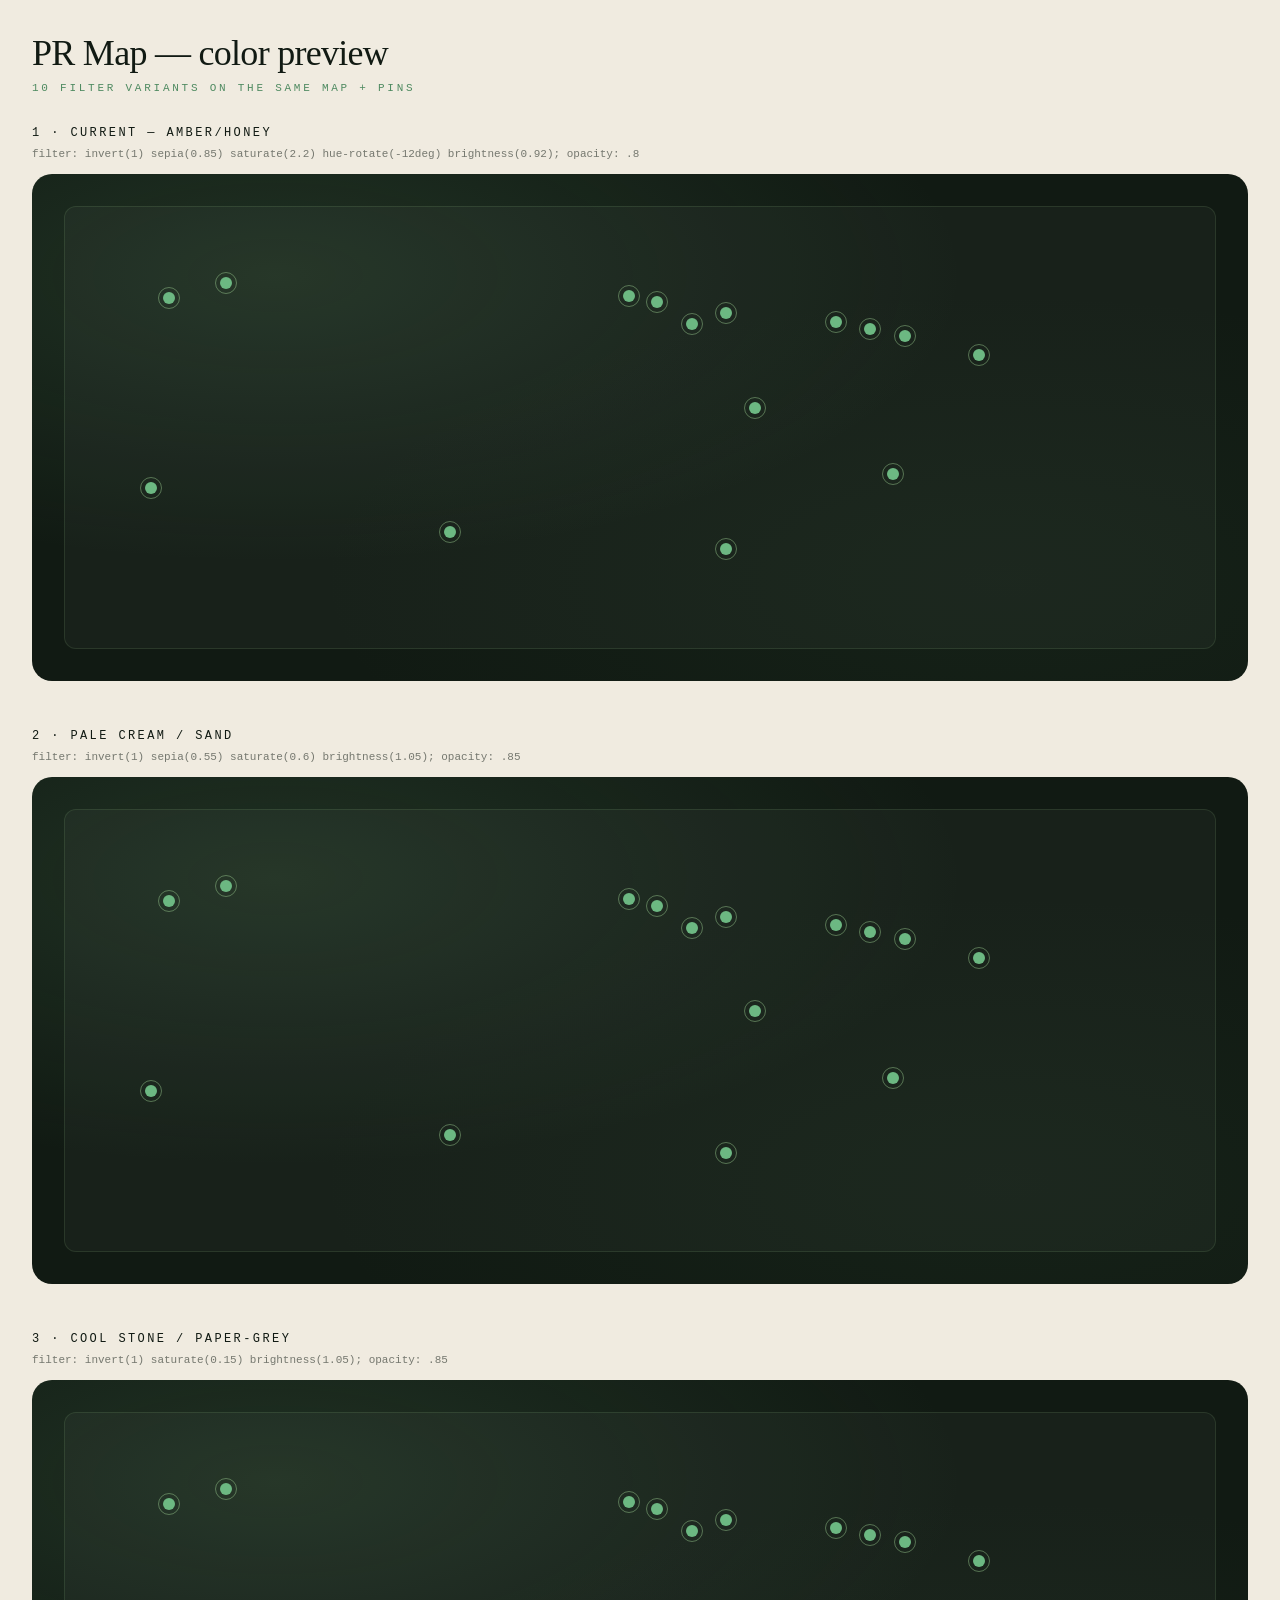
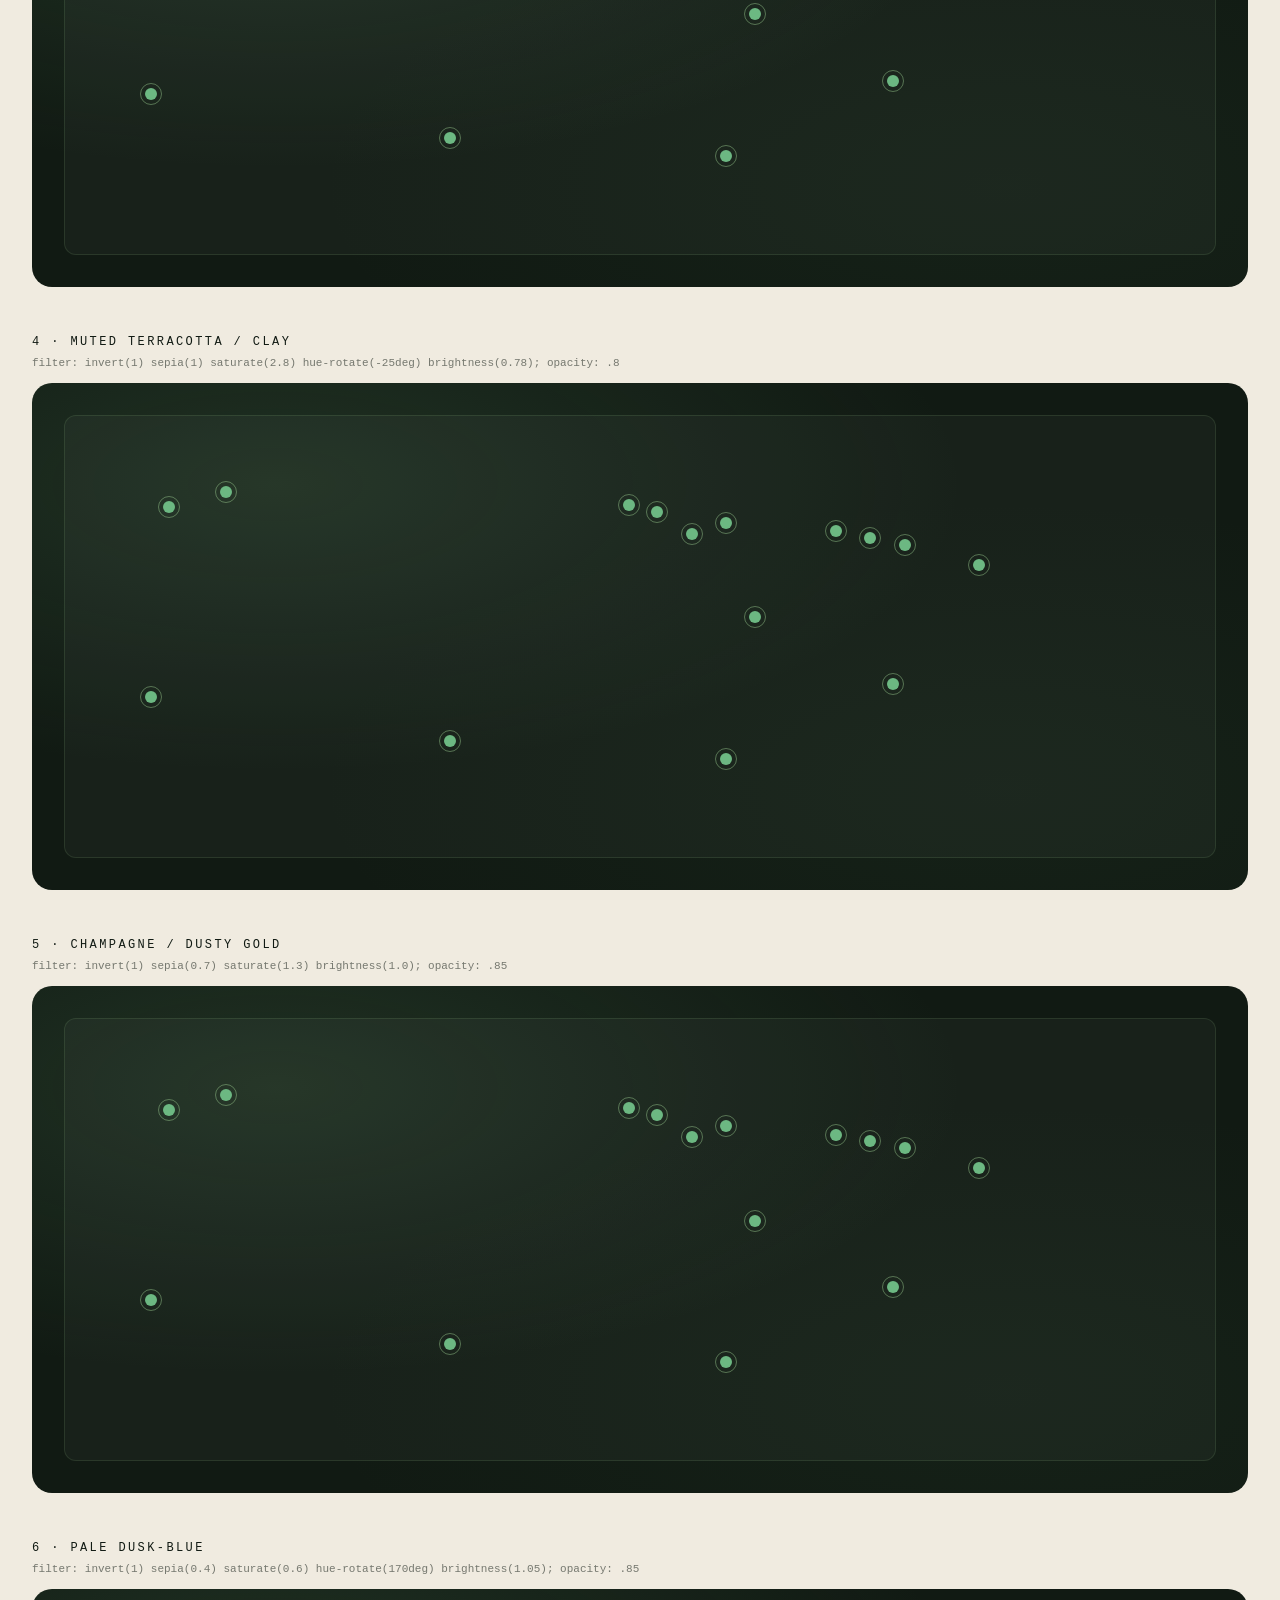
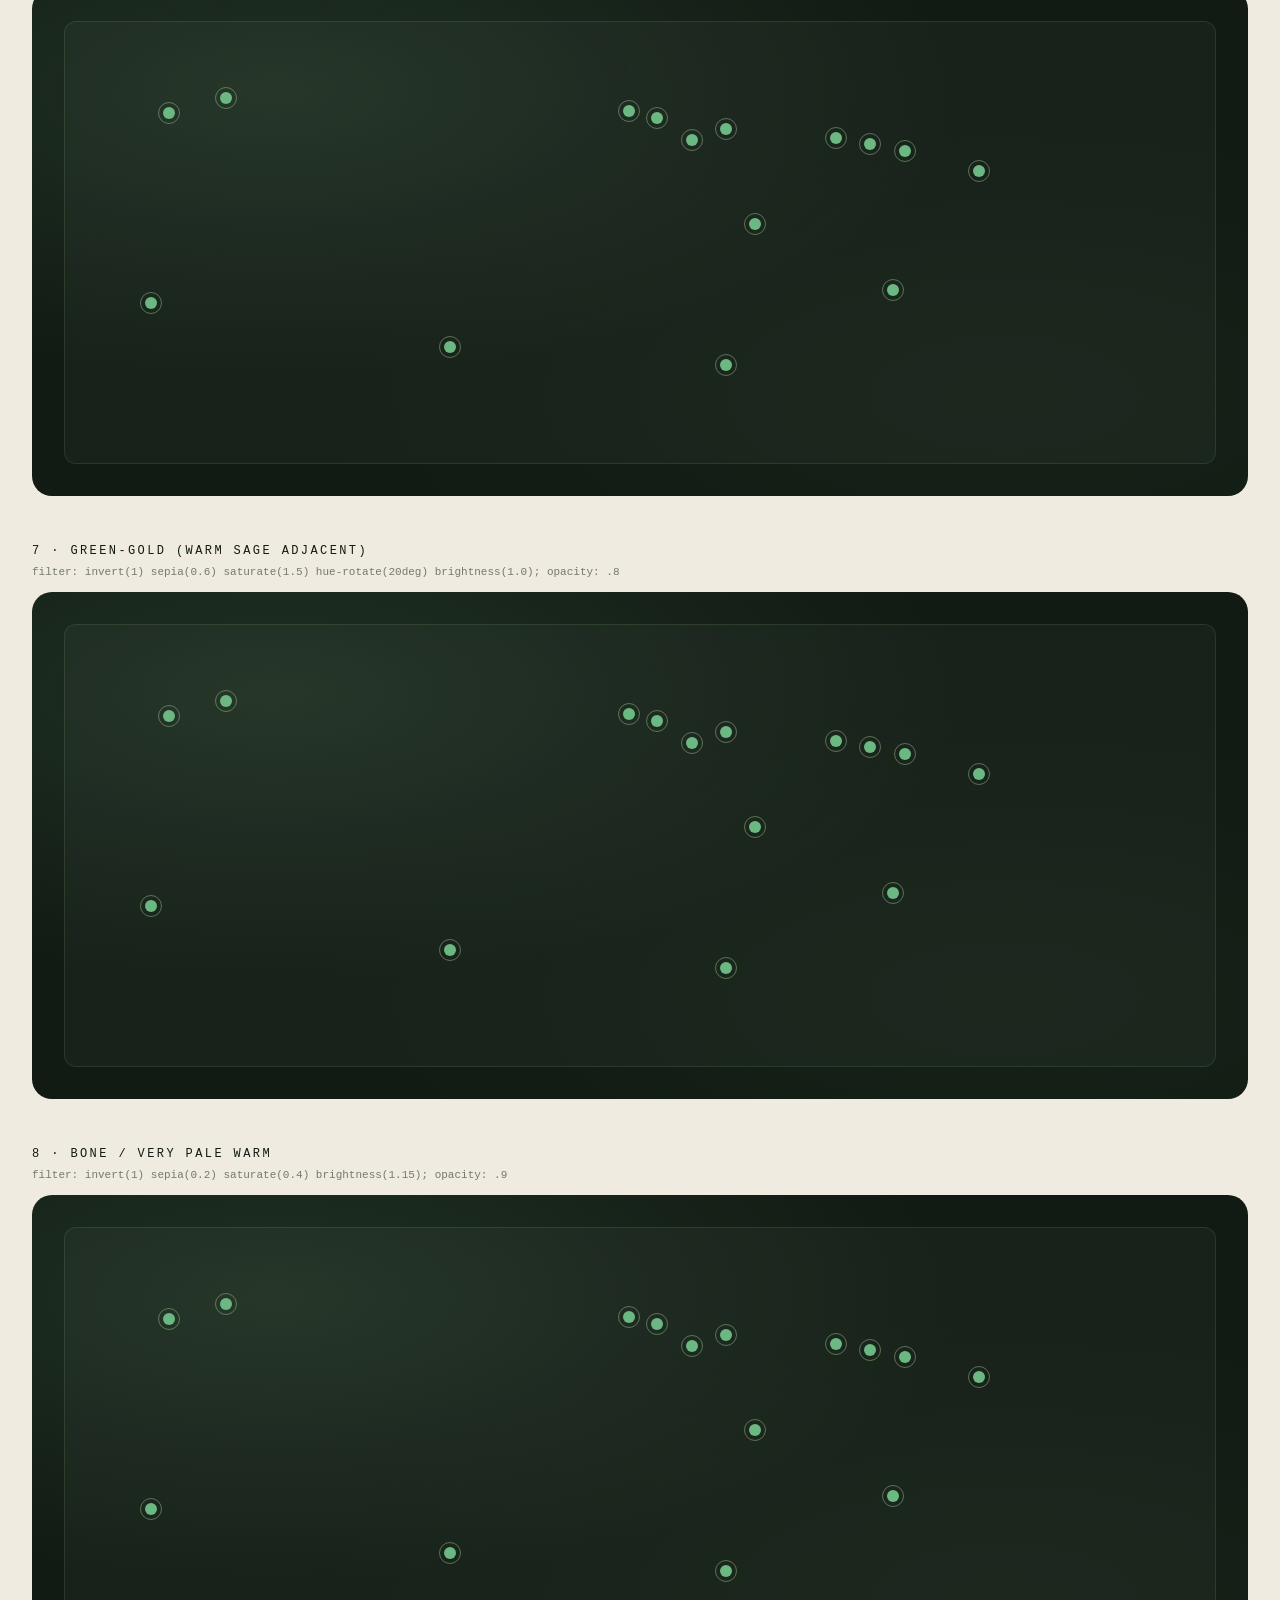
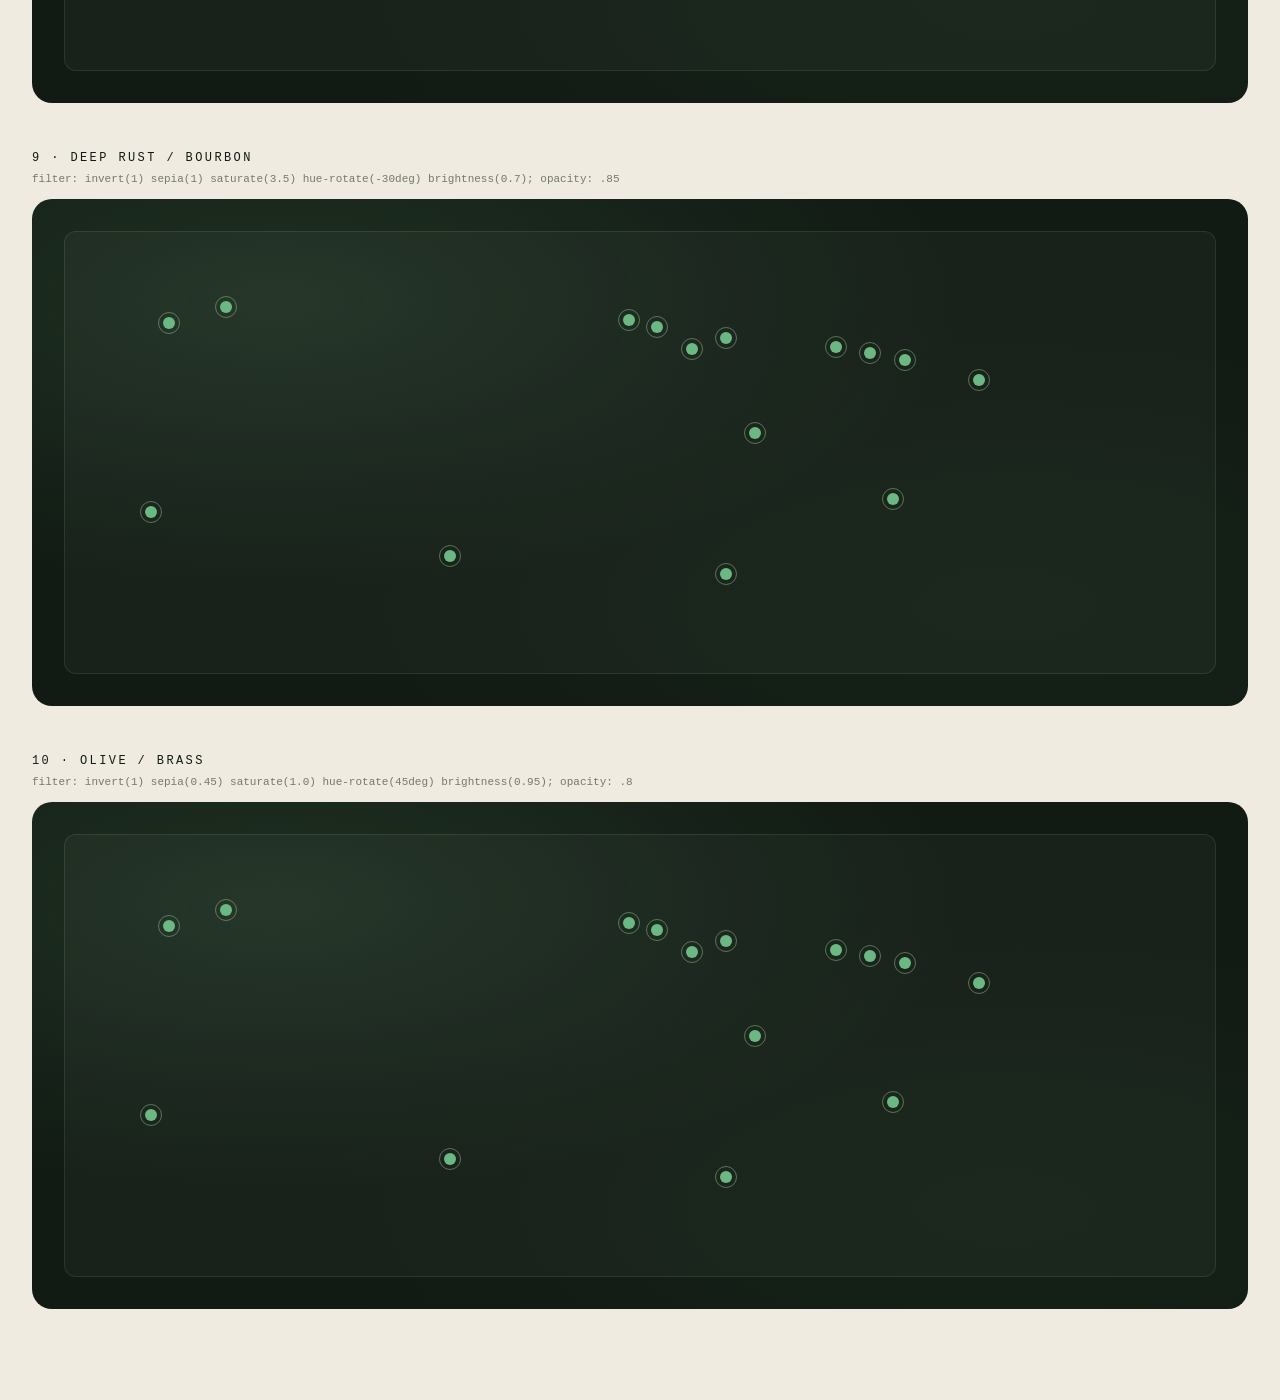
<file: map-preview.html>
<!DOCTYPE html>
<html lang="en">
<head>
<meta charset="UTF-8" />
<meta name="viewport" content="width=device-width, initial-scale=1.0" />
<title>PR Map — color preview</title>
<style>
:root {
  --sage: oklch(58% 0.09 152);
  --sage-light: oklch(72% 0.11 152);
  --sage-2: oklch(48% 0.08 152);
  --ink: #111a13;
  --cream: #faf6ee;
  --bg: #f0ebe0;
  --line: rgba(140,190,130,.15);
  --f-display: 'DM Serif Display', Georgia, serif;
  --f-mono: 'DM Mono', ui-monospace, monospace;
  --f-sans: 'Inter', system-ui, sans-serif;
}
* { box-sizing: border-box; }
body {
  margin: 0;
  font-family: var(--f-sans);
  background: var(--bg);
  color: var(--ink);
  padding: 32px;
}
h1 {
  font-family: var(--f-display);
  font-weight: 400;
  font-size: 36px;
  letter-spacing: -.02em;
  margin: 0 0 8px;
}
.subtitle {
  font-family: var(--f-mono);
  font-size: 11px;
  letter-spacing: .25em;
  text-transform: uppercase;
  color: var(--sage);
  margin-bottom: 32px;
}
.variant {
  margin-bottom: 48px;
}
.variant-label {
  font-family: var(--f-mono);
  font-size: 12px;
  letter-spacing: .2em;
  text-transform: uppercase;
  color: var(--ink);
  margin-bottom: 8px;
}
.variant-meta {
  font-family: var(--f-mono);
  font-size: 11px;
  color: rgba(17,26,19,.55);
  margin-bottom: 14px;
  word-break: break-all;
}
.map-wrap {
  position: relative;
  background: var(--ink);
  border-radius: 20px;
  padding: 32px;
  color: var(--cream);
  overflow: hidden;
}
.map-wrap::before {
  content: "";
  position: absolute;
  inset: 0;
  background: radial-gradient(ellipse at 20% 20%, rgba(88,140,98,.2), transparent 50%),
              radial-gradient(ellipse at 80% 80%, rgba(60,100,65,.1), transparent 50%);
  pointer-events: none;
}
.pr-map {
  position: relative;
  aspect-ratio: 2.6/1;
  background: rgba(250,246,238,.03);
  border: 1px solid var(--line);
  border-radius: 12px;
  overflow: hidden;
  z-index: 2;
}
.pr-map::before {
  content: "";
  position: absolute;
  inset: 0;
  background: url("https://upload.wikimedia.org/wikipedia/commons/6/6d/Puerto-Rico-blank.svg") no-repeat;
  background-size: 136.8% auto;
  background-position: 91.4% 50%;
  pointer-events: none;
}
/* Each variant overrides only the filter + opacity */
.v-current::before     { filter: invert(1) sepia(0.85) saturate(2.2) hue-rotate(-12deg) brightness(0.92); opacity: .8; }
.v-cream::before       { filter: invert(1) sepia(0.55) saturate(0.6) brightness(1.05); opacity: .85; }
.v-stone::before       { filter: invert(1) saturate(0.15) brightness(1.05); opacity: .85; }
.v-terracotta::before  { filter: invert(1) sepia(1) saturate(2.8) hue-rotate(-25deg) brightness(0.78); opacity: .8; }
.v-champagne::before   { filter: invert(1) sepia(0.7) saturate(1.3) brightness(1.0); opacity: .85; }
.v-duskblue::before    { filter: invert(1) sepia(0.4) saturate(0.6) hue-rotate(170deg) brightness(1.05); opacity: .85; }
.v-greengold::before   { filter: invert(1) sepia(0.6) saturate(1.5) hue-rotate(20deg) brightness(1.0); opacity: .8; }
.v-bone::before        { filter: invert(1) sepia(0.2) saturate(0.4) brightness(1.15); opacity: .9; }
.v-rust::before        { filter: invert(1) sepia(1) saturate(3.5) hue-rotate(-30deg) brightness(0.7); opacity: .85; }
.v-sageGoldMix::before { filter: invert(1) sepia(0.45) saturate(1.0) hue-rotate(45deg) brightness(0.95); opacity: .8; }

.pin {
  position: absolute;
  transform: translate(-50%, -100%);
  z-index: 3;
}
.pin-dot {
  width: 12px;
  height: 12px;
  border-radius: 50%;
  background: var(--sage-light);
  box-shadow: 0 0 0 0 rgba(160,210,150,.5);
  position: relative;
}
.pin-dot::after {
  content: "";
  position: absolute;
  inset: -5px;
  border-radius: 50%;
  border: 1px solid rgba(160,210,150,.45);
  animation: pin-pulse 2.5s ease-out infinite;
}
@keyframes pin-pulse {
  0%   { transform: scale(.6); opacity: 1; }
  100% { transform: scale(2.2); opacity: 0; }
}
</style>
</head>
<body>

<h1>PR Map — color preview</h1>
<div class="subtitle">10 filter variants on the same map + pins</div>

<!-- Variant template duplicated below; the only thing that changes per variant
     is the .v-* class on .pr-map and the label/meta text. -->

<div class="variant">
  <div class="variant-label">1 · Current — amber/honey</div>
  <div class="variant-meta">filter: invert(1) sepia(0.85) saturate(2.2) hue-rotate(-12deg) brightness(0.92); opacity: .8</div>
  <div class="map-wrap"><div class="pr-map v-current" data-pins></div></div>
</div>

<div class="variant">
  <div class="variant-label">2 · Pale cream / sand</div>
  <div class="variant-meta">filter: invert(1) sepia(0.55) saturate(0.6) brightness(1.05); opacity: .85</div>
  <div class="map-wrap"><div class="pr-map v-cream" data-pins></div></div>
</div>

<div class="variant">
  <div class="variant-label">3 · Cool stone / paper-grey</div>
  <div class="variant-meta">filter: invert(1) saturate(0.15) brightness(1.05); opacity: .85</div>
  <div class="map-wrap"><div class="pr-map v-stone" data-pins></div></div>
</div>

<div class="variant">
  <div class="variant-label">4 · Muted terracotta / clay</div>
  <div class="variant-meta">filter: invert(1) sepia(1) saturate(2.8) hue-rotate(-25deg) brightness(0.78); opacity: .8</div>
  <div class="map-wrap"><div class="pr-map v-terracotta" data-pins></div></div>
</div>

<div class="variant">
  <div class="variant-label">5 · Champagne / dusty gold</div>
  <div class="variant-meta">filter: invert(1) sepia(0.7) saturate(1.3) brightness(1.0); opacity: .85</div>
  <div class="map-wrap"><div class="pr-map v-champagne" data-pins></div></div>
</div>

<div class="variant">
  <div class="variant-label">6 · Pale dusk-blue</div>
  <div class="variant-meta">filter: invert(1) sepia(0.4) saturate(0.6) hue-rotate(170deg) brightness(1.05); opacity: .85</div>
  <div class="map-wrap"><div class="pr-map v-duskblue" data-pins></div></div>
</div>

<div class="variant">
  <div class="variant-label">7 · Green-gold (warm sage adjacent)</div>
  <div class="variant-meta">filter: invert(1) sepia(0.6) saturate(1.5) hue-rotate(20deg) brightness(1.0); opacity: .8</div>
  <div class="map-wrap"><div class="pr-map v-greengold" data-pins></div></div>
</div>

<div class="variant">
  <div class="variant-label">8 · Bone / very pale warm</div>
  <div class="variant-meta">filter: invert(1) sepia(0.2) saturate(0.4) brightness(1.15); opacity: .9</div>
  <div class="map-wrap"><div class="pr-map v-bone" data-pins></div></div>
</div>

<div class="variant">
  <div class="variant-label">9 · Deep rust / bourbon</div>
  <div class="variant-meta">filter: invert(1) sepia(1) saturate(3.5) hue-rotate(-30deg) brightness(0.7); opacity: .85</div>
  <div class="map-wrap"><div class="pr-map v-rust" data-pins></div></div>
</div>

<div class="variant">
  <div class="variant-label">10 · Olive / brass</div>
  <div class="variant-meta">filter: invert(1) sepia(0.45) saturate(1.0) hue-rotate(45deg) brightness(0.95); opacity: .8</div>
  <div class="map-wrap"><div class="pr-map v-sageGoldMix" data-pins></div></div>
</div>

<script>
const COURSES = [
  { name:"Punta Borinquen",          x:9.0,  y:22.0},
  { name:"Royal Isabela",            x:14.0, y:18.5},
  { name:"Club Deportivo del Oeste", x:7.5,  y:65.0},
  { name:"TPC Dorado Beach",         x:49.0, y:21.5},
  { name:"Dorado del Mar",           x:51.5, y:23.0},
  { name:"Rio Bayamon",              x:54.5, y:28.0},
  { name:"Fort Buchanan",            x:57.5, y:25.5},
  { name:"Bahia Beach",              x:70.0, y:29.0},
  { name:"Wyndham Rio Mar",          x:73.0, y:30.5},
  { name:"Coco Beach",               x:67.0, y:27.5},
  { name:"El Conquistador",          x:79.5, y:35.0},
  { name:"Caguas Real",              x:60.0, y:47.0},
  { name:"Palmas del Mar",           x:72.0, y:62.0},
  { name:"Costa Caribe",             x:33.5, y:75.0},
  { name:"El Legado",                x:57.5, y:79.0},
];

document.querySelectorAll('[data-pins]').forEach(map => {
  COURSES.forEach(c => {
    const pin = document.createElement('div');
    pin.className = 'pin';
    pin.style.cssText = `left:${c.x}%;top:${c.y}%`;
    pin.innerHTML = '<div class="pin-dot"></div>';
    map.appendChild(pin);
  });
});
</script>

</body>
</html>
</file>
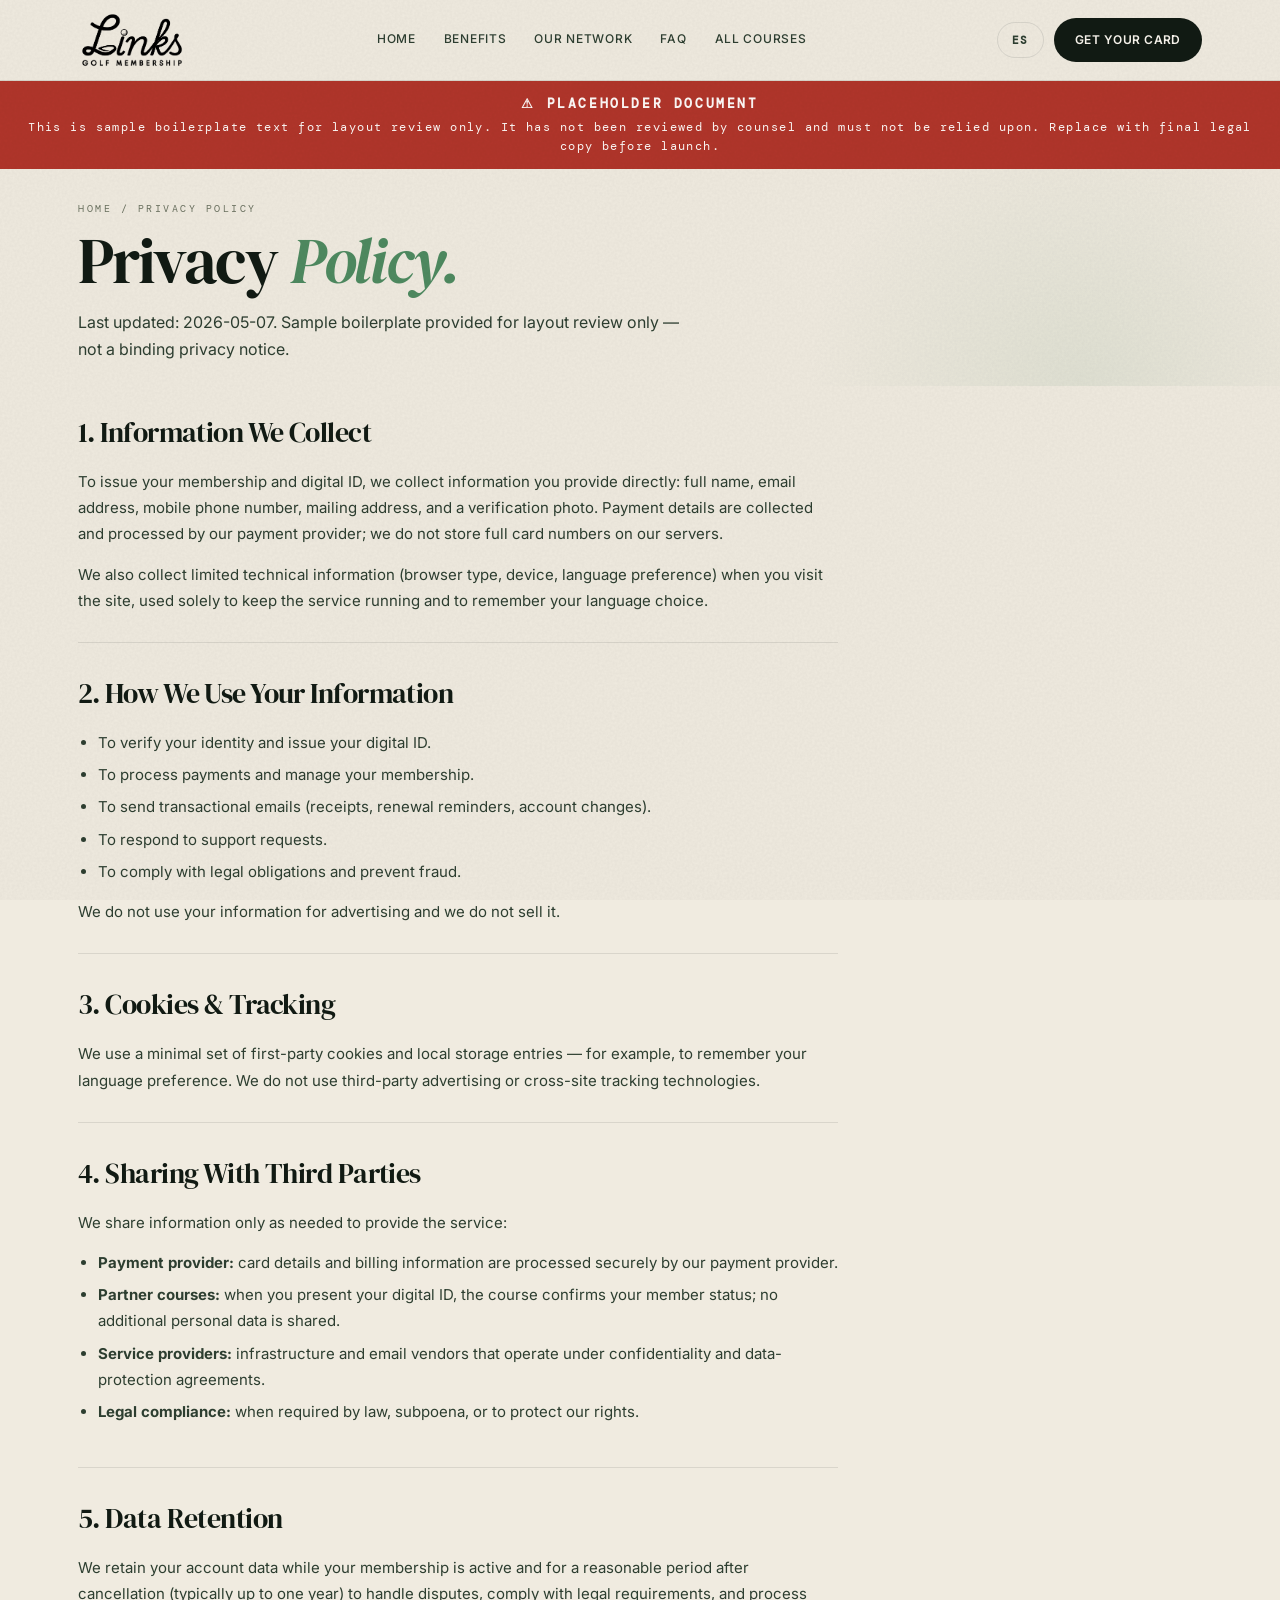
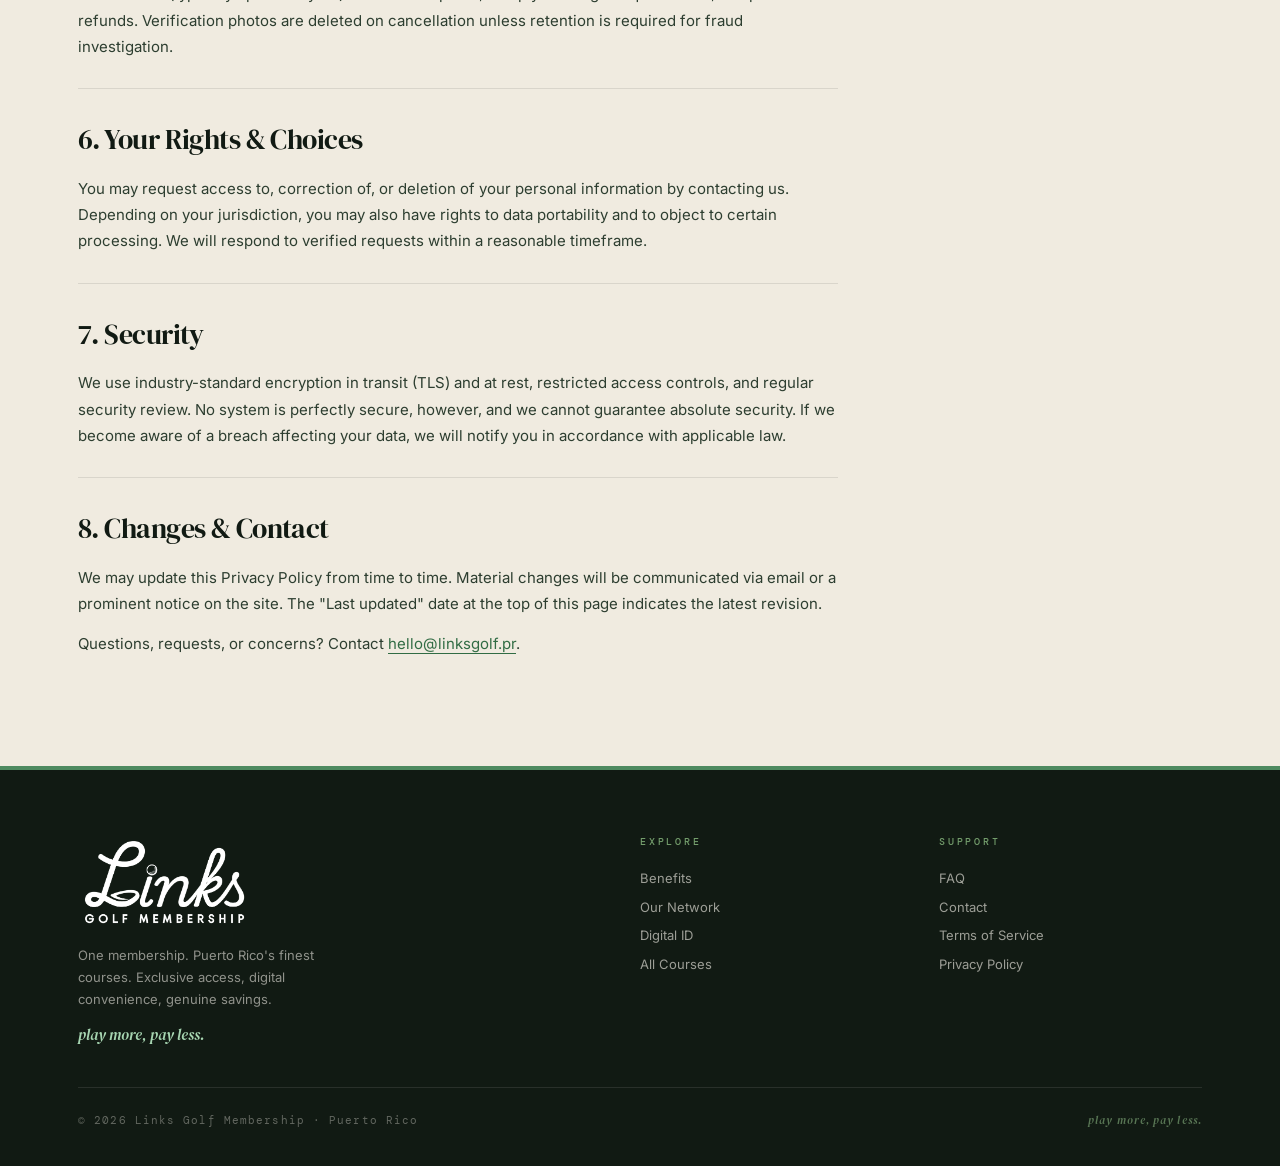
<file: privacy.html>
<!DOCTYPE html>
<html lang="en" data-i18n-title="doc.title.privacy">
<head>
<meta charset="UTF-8"/>
<meta name="viewport" content="width=device-width, initial-scale=1, viewport-fit=cover"/>
<title>Privacy Policy · Links Golf Membership</title>
<link rel="preconnect" href="https://fonts.googleapis.com"/>
<link rel="preconnect" href="https://fonts.gstatic.com" crossorigin/>
<link href="https://fonts.googleapis.com/css2?family=DM+Serif+Display:ital@0;1&family=Inter:wght@300;400;500;600;700&family=DM+Mono:wght@400;500&display=swap" rel="stylesheet"/>
<link rel="stylesheet" href="mobile.css"/>
<style>
:root {
  --bg:         #f0ebe0;
  --bg2:        #e8e1d3;
  --cream:      #faf6ee;
  --ink:        #111a13;
  --ink-soft:   #2d3e30;
  --muted:      #6b7260;
  --line:       rgba(17,26,19,.10);
  --sage:       oklch(58% 0.09 152);
  --sage-2:     oklch(48% 0.09 152);
  --sage-light: oklch(83% 0.07 152);
  --radius:     12px;
  --radius-lg:  20px;
  --f-display:  "DM Serif Display", Georgia, serif;
  --f-sans:     "Inter", system-ui, sans-serif;
  --f-mono:     "DM Mono", ui-monospace, monospace;
}
*,*::before,*::after { box-sizing: border-box; }
html,body { margin: 0; padding: 0; }
html { scroll-behavior: smooth; scroll-padding-top: 80px; overflow-x: hidden; }
body { font-family: var(--f-sans); background: var(--bg); color: var(--ink); font-size: 15px; line-height: 1.6; overflow-x: hidden; -webkit-font-smoothing: antialiased; }
body::after { content: ""; position: fixed; inset: 0; pointer-events: none; z-index: 9999; opacity: .045; mix-blend-mode: multiply; background-image: url("data:image/svg+xml;utf8,<svg xmlns='http://www.w3.org/2000/svg' width='400' height='400'><filter id='n'><feTurbulence type='fractalNoise' baseFrequency='0.4' numOctaves='2' stitchTiles='stitch'/><feColorMatrix values='0 0 0 0 0 0 0 0 0 0 0 0 0 0 0 0 0 0 0.9 0'/></filter><rect width='100%' height='100%' filter='url(%23n)'/></svg>"); background-size: 400px 400px; }
h1,h2,h3,h4 { font-family: var(--f-display); font-weight: 400; letter-spacing: -.02em; color: var(--ink); margin: 0; text-wrap: balance; }
a { color: inherit; text-decoration: none; }
.wrap { max-width: 1180px; margin: 0 auto; padding: 0 28px; }
@media (max-width:600px) { .wrap { padding: 0 18px; } }

/* NAV */
.nav { position: fixed; top: 0; left: 0; right: 0; z-index: 100; background: var(--bg); border-bottom: 1px solid var(--line); }
body { padding-top: 80px; }
.nav-inner { display: flex; align-items: center; justify-content: space-between; height: 80px; }
@media (max-width:600px) { body { padding-top: 68px; } .nav-inner { height: 68px; } }
.logo-img { height: 60px; width: auto; display: block; max-width: 240px; object-fit: contain; }
@media (max-width:600px) { .logo-img { height: 48px; max-width: 200px; } }
.footer-brand-img { height: 96px; width: auto; display: block; object-fit: contain; margin-bottom: 14px; }
@media (max-width:600px) { .footer-brand-img { height: 76px; } }
.logo { font-family: var(--f-display); font-size: 22px; letter-spacing: -.01em; display: flex; align-items: center; gap: 11px; }
.nav-links { display: flex; gap: 28px; }
.nav-links a { font-size: 12px; font-weight: 500; color: var(--ink-soft); letter-spacing: .06em; text-transform: uppercase; transition: color .2s; position: relative; padding-bottom: 2px; }
.nav-links a:hover { color: var(--sage); }
.btn { display: inline-flex; align-items: center; gap: 8px; padding: 11px 20px; border-radius: 999px; font-size: 12px; font-weight: 600; letter-spacing: .04em; text-transform: uppercase; transition: all .25s ease; cursor: pointer; border: 1px solid transparent; }
.btn-primary { background: var(--ink); color: var(--cream); }
.btn-primary:hover { background: var(--sage-2); transform: translateY(-1px); box-shadow: 0 8px 20px -6px rgba(17,26,19,.35); }
.lang-toggle { background: transparent; border: 1px solid var(--line); color: var(--ink-soft); font-family: var(--f-mono); font-size: 11px; letter-spacing: .12em; padding: 7px 14px; border-radius: 999px; cursor: pointer; transition: all .2s; }
.lang-toggle:hover { background: var(--ink); color: var(--cream); border-color: var(--ink); }
.mobile-toggle { display: none; background: none; border: 0; padding: 8px; cursor: pointer; }
.mobile-toggle svg { width: 20px; height: 20px; stroke: var(--ink); }
.mobile-panel { display: none; position: absolute; top: 68px; left: 0; right: 0; background: var(--bg); border-bottom: 1px solid var(--line); padding: 18px 24px; flex-direction: column; gap: 16px; }
.mobile-panel a { font-size: 17px; font-family: var(--f-display); }
.mobile-panel.open { display: flex; }
@media (max-width:860px) { .nav-links { display: none; } .mobile-toggle { display: inline-flex; } }

/* PLACEHOLDER WARNING */
.placeholder-warning { background: #b1352a; color: #fef9f7; text-align: center; padding: 14px 18px; font-family: var(--f-mono); font-size: 12px; letter-spacing: .12em; line-height: 1.55; }
.placeholder-warning strong { display: block; font-size: 13px; letter-spacing: .2em; text-transform: uppercase; margin-bottom: 4px; }
.placeholder-warning a { color: inherit; border-bottom: 1px solid currentColor; }
@media (max-width:600px) { .placeholder-warning { padding: 12px 16px; font-size: 11px; } }

/* PAGE HEAD */
.page-head { padding: 32px 0 24px; position: relative; overflow: hidden; }
@media (max-width:860px) { .page-head { padding: 20px 0 16px; } }
.page-head::before { content: ""; position: absolute; right: -8%; top: -40%; width: 600px; height: 600px; border-radius: 50%; background: radial-gradient(circle, rgba(88,140,98,.1), transparent 65%); pointer-events: none; }
.crumbs { font-family: var(--f-mono); font-size: 10px; letter-spacing: .25em; text-transform: uppercase; color: var(--muted); margin-bottom: 12px; }
.crumbs a:hover { color: var(--sage); }
.page-head h1 { font-size: clamp(36px, 5vw, 64px); line-height: 1.0; letter-spacing: -.03em; position: relative; z-index: 2; }
.page-head h1 em { color: var(--sage); font-style: italic; }
.page-head p { font-size: 16px; color: var(--ink-soft); max-width: 620px; margin: 16px 0 0; position: relative; z-index: 2; line-height: 1.65; }

/* LEGAL BODY */
.legal-wrap { padding-top: 16px; padding-bottom: 80px; }
.legal-body { max-width: 760px; }
.legal-section { padding: 28px 0; border-top: 1px solid var(--line); }
.legal-section:first-child { border-top: 0; padding-top: 8px; }
.legal-section h2 { font-family: var(--f-display); font-size: clamp(22px, 2.4vw, 28px); margin-bottom: 14px; letter-spacing: -.02em; }
.legal-section h2 em { color: var(--sage); font-style: italic; }
.legal-section p { color: var(--ink-soft); line-height: 1.75; margin: 0 0 14px; }
.legal-section p:last-child { margin-bottom: 0; }
.legal-section ul { color: var(--ink-soft); line-height: 1.75; margin: 0 0 14px; padding-left: 20px; }
.legal-section ul li { margin-bottom: 6px; }
.legal-section a { color: var(--sage-2); border-bottom: 1px solid currentColor; transition: opacity .2s; }
.legal-section a:hover { opacity: .65; }

/* FOOTER */
footer { background: var(--ink); color: var(--cream); padding: 64px 0 36px; border-top: 4px solid var(--sage); }
.footer-grid { display: grid; grid-template-columns: 2fr 1fr 1fr; gap: 36px; margin-bottom: 40px; }
@media (max-width:700px) { .footer-grid { grid-template-columns: 1fr 1fr; } }
.footer-brand h3 { color: var(--cream); font-size: 30px; margin-bottom: 12px; letter-spacing: -.02em; }
.footer-brand h3 em { color: var(--sage-light); font-style: italic; }
.footer-brand p { color: rgba(250,246,238,.55); font-size: 13px; max-width: 280px; line-height: 1.7; }
.footer-brand .tagline { font-family: var(--f-display); font-style: italic; color: var(--sage-light); font-size: 15px; margin-top: 10px; }
footer h4 { font-family: var(--f-mono); color: rgba(140,190,130,.8); font-size: 10px; letter-spacing: .28em; text-transform: uppercase; margin-bottom: 14px; font-weight: 500; }
footer a { display: block; color: rgba(250,246,238,.6); padding: 4px 0; font-size: 13px; transition: color .2s; }
footer a:hover { color: var(--sage-light); }
.footer-bot { display: flex; justify-content: space-between; border-top: 1px solid rgba(250,246,238,.1); padding-top: 24px; color: rgba(250,246,238,.35); font-size: 11px; font-family: var(--f-mono); letter-spacing: .1em; }
@media (max-width:600px) { .footer-bot { flex-direction: column; gap: 10px; } }
</style>
</head>
<body>

<div class="placeholder-warning" role="alert">
  <strong data-i18n="legal.placeholder.title">⚠ Placeholder Document</strong>
  <span data-i18n="legal.placeholder.body">This is sample boilerplate text for layout review only. It has not been reviewed by counsel and must not be relied upon. Replace with final legal copy before launch.</span>
</div>

<nav class="nav">
  <div class="wrap nav-inner">
    <a href="index.html" class="logo" aria-label="Links Golf Membership - Home">
      <img class="logo-img" src="images/links-golf-membership-3.png" alt="Links Golf Membership"/>
    </a>
    <div class="nav-links">
      <a href="index.html" data-i18n="nav.home">Home</a>
      <a href="index.html#benefits" data-i18n="nav.benefits">Benefits</a>
      <a href="index.html#network" data-i18n="nav.network">Our Network</a>
      <a href="index.html#faq" data-i18n="nav.faq">FAQ</a>
      <a href="courses.html" data-i18n="nav.courses">All Courses</a>
    </div>
    <div class="nav-cta" style="display:flex;align-items:center;gap:10px;">
      <button class="lang-toggle" data-lang-toggle type="button" aria-label="Switch language">EN</button>
      <a href="index.html#join" class="btn btn-primary" data-i18n="nav.cta">Get Your Card</a>
      <button class="mobile-toggle" id="navToggle" aria-label="Menu">
        <svg viewBox="0 0 24 24" fill="none" stroke-width="2">
          <path id="menuOpen" d="M4 6h16M4 12h16M4 18h16" stroke-linecap="round"/>
          <path id="menuClose" d="M6 18L18 6M6 6l12 12" stroke-linecap="round" style="display:none"/>
        </svg>
      </button>
    </div>
  </div>
  <div class="mobile-panel" id="mobilePanel">
    <a href="index.html" data-i18n="nav.home">Home</a>
    <a href="index.html#benefits" data-i18n="nav.benefits">Benefits</a>
    <a href="index.html#network" data-i18n="nav.network">Our Network</a>
    <a href="index.html#faq" data-i18n="nav.faq">FAQ</a>
    <a href="courses.html" data-i18n="nav.courses">All Courses</a>
    <a href="index.html#join" class="btn btn-primary" style="width:fit-content;margin-top:4px;" data-i18n="nav.cta">Get Your Card</a>
  </div>
</nav>

<section class="page-head">
  <div class="wrap">
    <div class="crumbs"><a href="index.html" data-i18n="crumb.home">Home</a> / <span data-i18n="crumb.privacy">Privacy Policy</span></div>
    <h1 data-i18n="privacy.h1">Privacy <em>Policy.</em></h1>
    <p data-i18n="privacy.intro">Last updated: 2026-05-07. Sample boilerplate provided for layout review only — not a binding privacy notice.</p>
  </div>
</section>

<section>
  <div class="wrap legal-wrap">
    <div class="legal-body">

      <article class="legal-section">
        <h2>1. Information We Collect</h2>
        <p>To issue your membership and digital ID, we collect information you provide directly: full name, email address, mobile phone number, mailing address, and a verification photo. Payment details are collected and processed by our payment provider; we do not store full card numbers on our servers.</p>
        <p>We also collect limited technical information (browser type, device, language preference) when you visit the site, used solely to keep the service running and to remember your language choice.</p>
      </article>

      <article class="legal-section">
        <h2>2. How We Use Your Information</h2>
        <ul>
          <li>To verify your identity and issue your digital ID.</li>
          <li>To process payments and manage your membership.</li>
          <li>To send transactional emails (receipts, renewal reminders, account changes).</li>
          <li>To respond to support requests.</li>
          <li>To comply with legal obligations and prevent fraud.</li>
        </ul>
        <p>We do not use your information for advertising and we do not sell it.</p>
      </article>

      <article class="legal-section">
        <h2>3. Cookies &amp; Tracking</h2>
        <p>We use a minimal set of first-party cookies and local storage entries — for example, to remember your language preference. We do not use third-party advertising or cross-site tracking technologies.</p>
      </article>

      <article class="legal-section">
        <h2>4. Sharing With Third Parties</h2>
        <p>We share information only as needed to provide the service:</p>
        <ul>
          <li><strong>Payment provider:</strong> card details and billing information are processed securely by our payment provider.</li>
          <li><strong>Partner courses:</strong> when you present your digital ID, the course confirms your member status; no additional personal data is shared.</li>
          <li><strong>Service providers:</strong> infrastructure and email vendors that operate under confidentiality and data-protection agreements.</li>
          <li><strong>Legal compliance:</strong> when required by law, subpoena, or to protect our rights.</li>
        </ul>
      </article>

      <article class="legal-section">
        <h2>5. Data Retention</h2>
        <p>We retain your account data while your membership is active and for a reasonable period after cancellation (typically up to one year) to handle disputes, comply with legal requirements, and process refunds. Verification photos are deleted on cancellation unless retention is required for fraud investigation.</p>
      </article>

      <article class="legal-section">
        <h2>6. Your Rights &amp; Choices</h2>
        <p>You may request access to, correction of, or deletion of your personal information by contacting us. Depending on your jurisdiction, you may also have rights to data portability and to object to certain processing. We will respond to verified requests within a reasonable timeframe.</p>
      </article>

      <article class="legal-section">
        <h2>7. Security</h2>
        <p>We use industry-standard encryption in transit (TLS) and at rest, restricted access controls, and regular security review. No system is perfectly secure, however, and we cannot guarantee absolute security. If we become aware of a breach affecting your data, we will notify you in accordance with applicable law.</p>
      </article>

      <article class="legal-section">
        <h2>8. Changes &amp; Contact</h2>
        <p>We may update this Privacy Policy from time to time. Material changes will be communicated via email or a prominent notice on the site. The "Last updated" date at the top of this page indicates the latest revision.</p>
        <p>Questions, requests, or concerns? Contact <a href="mailto:hello@linksgolf.pr">hello@linksgolf.pr</a>.</p>
      </article>

    </div>
  </div>
</section>

<footer>
  <div class="wrap">
    <div class="footer-grid">
      <div class="footer-brand">
        <img class="footer-brand-img" src="images/links-golf-membership-4.png" alt="Links Golf Membership"/>
        <p data-i18n="footer.brand.p">One membership. Puerto Rico's finest courses. Exclusive access, digital convenience, genuine savings.</p>
        <div class="tagline" data-i18n="footer.signature">play more, pay less.</div>
      </div>
      <div>
        <h4 data-i18n="footer.col.explore">Explore</h4>
        <a href="index.html#benefits" data-i18n="nav.benefits">Benefits</a>
        <a href="index.html#network" data-i18n="footer.link.network">Our Network</a>
        <a href="index.html#card" data-i18n="nav.card">Digital ID</a>
        <a href="courses.html" data-i18n="nav.courses">All Courses</a>
      </div>
      <div>
        <h4 data-i18n="footer.col.support">Support</h4>
        <a href="faq.html" data-i18n="nav.faq">FAQ</a>
        <a href="mailto:hello@linksgolf.pr" data-i18n="footer.link.contact">Contact</a>
        <a href="terms.html" data-i18n="footer.link.terms">Terms of Service</a>
        <a href="privacy.html" data-i18n="footer.link.privacy">Privacy Policy</a>
      </div>
    </div>
    <div class="footer-bot">
      <span data-i18n="footer.copyright">© 2026 Links Golf Membership · Puerto Rico</span>
      <span style="font-family:var(--f-display);font-style:italic;color:rgba(160,210,150,.5);" data-i18n="footer.signature">play more, pay less</span>
    </div>
  </div>
</footer>

<script>
// Mobile nav
(function() {
  const toggle = document.getElementById('navToggle');
  const panel = document.getElementById('mobilePanel');
  const open = document.getElementById('menuOpen');
  const close = document.getElementById('menuClose');
  toggle.addEventListener('click', () => {
    panel.classList.toggle('open');
    const isOpen = panel.classList.contains('open');
    open.style.display = isOpen ? 'none' : '';
    close.style.display = isOpen ? '' : 'none';
  });
  panel.querySelectorAll('a').forEach(a => a.addEventListener('click', () => {
    panel.classList.remove('open');
    open.style.display = ''; close.style.display = 'none';
  }));
})();
</script>
<script src="languageManager.js" defer></script>
</body>
</html>
</file>
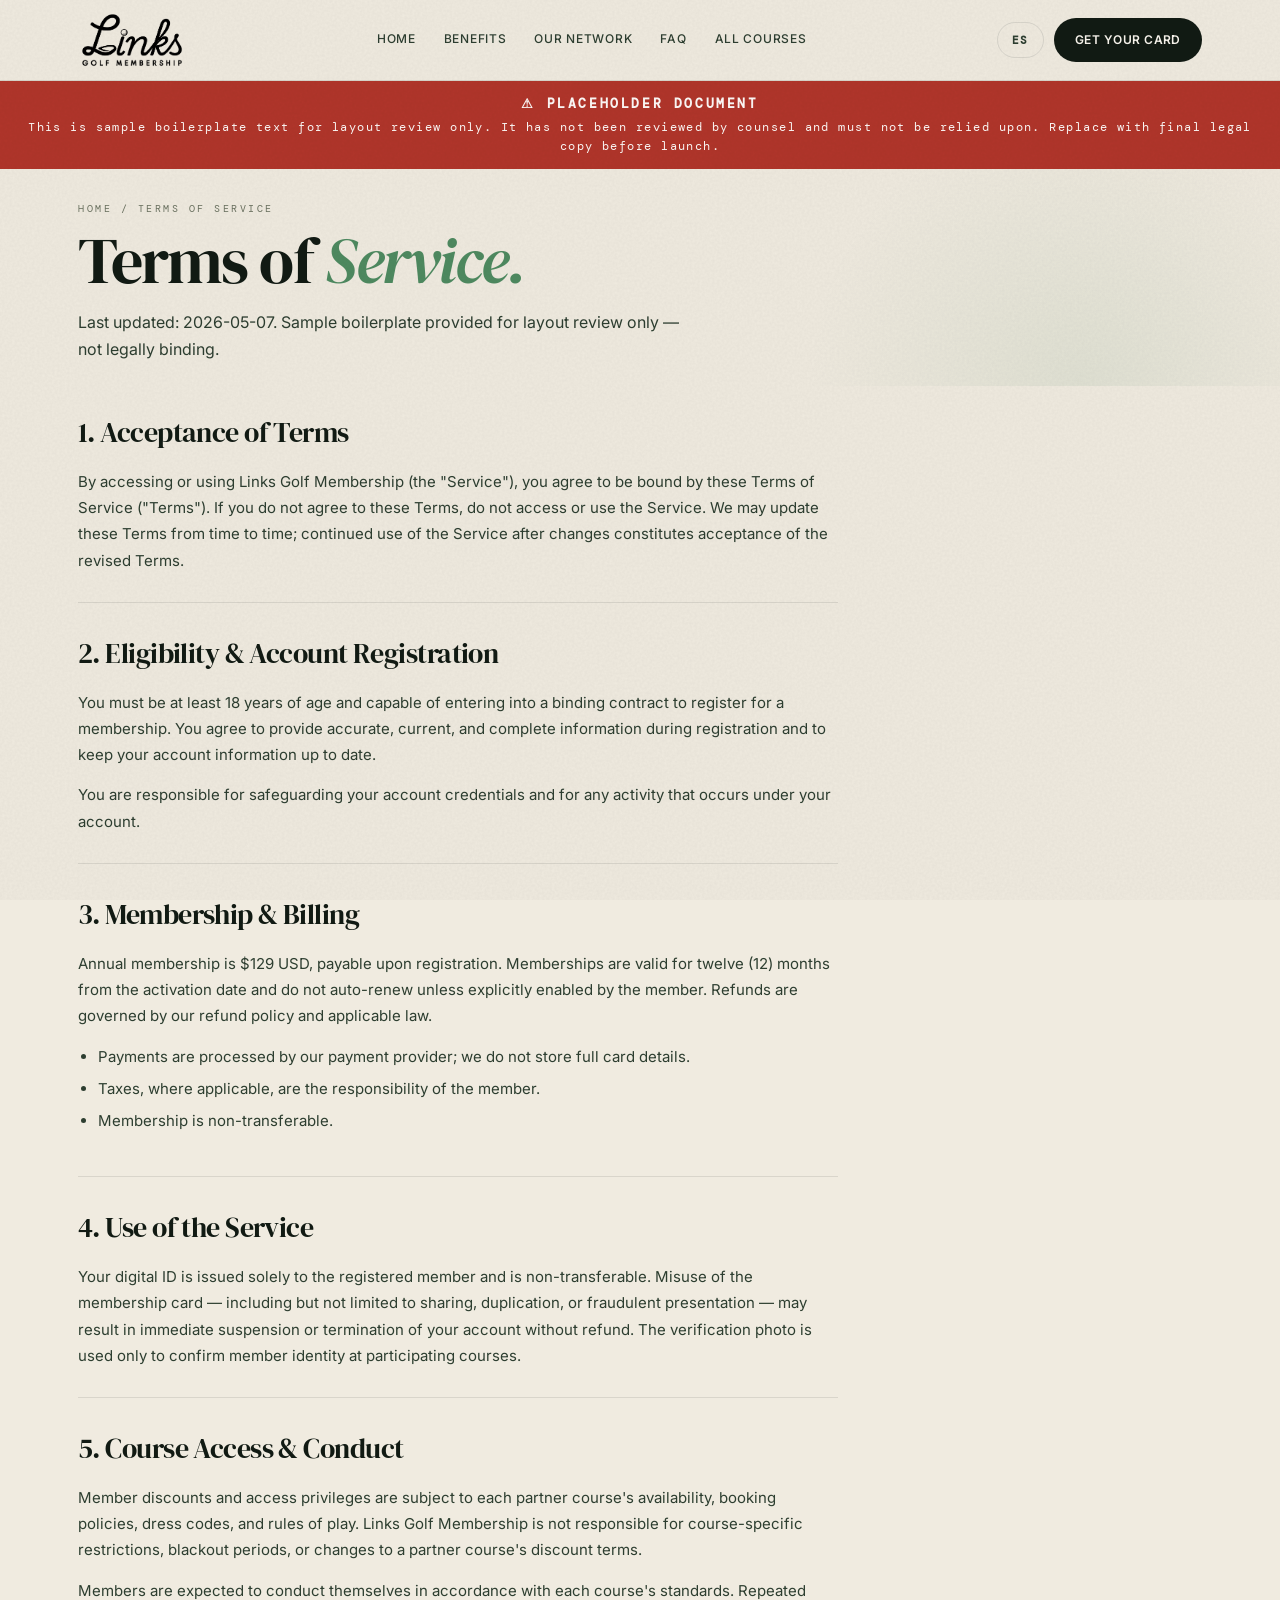
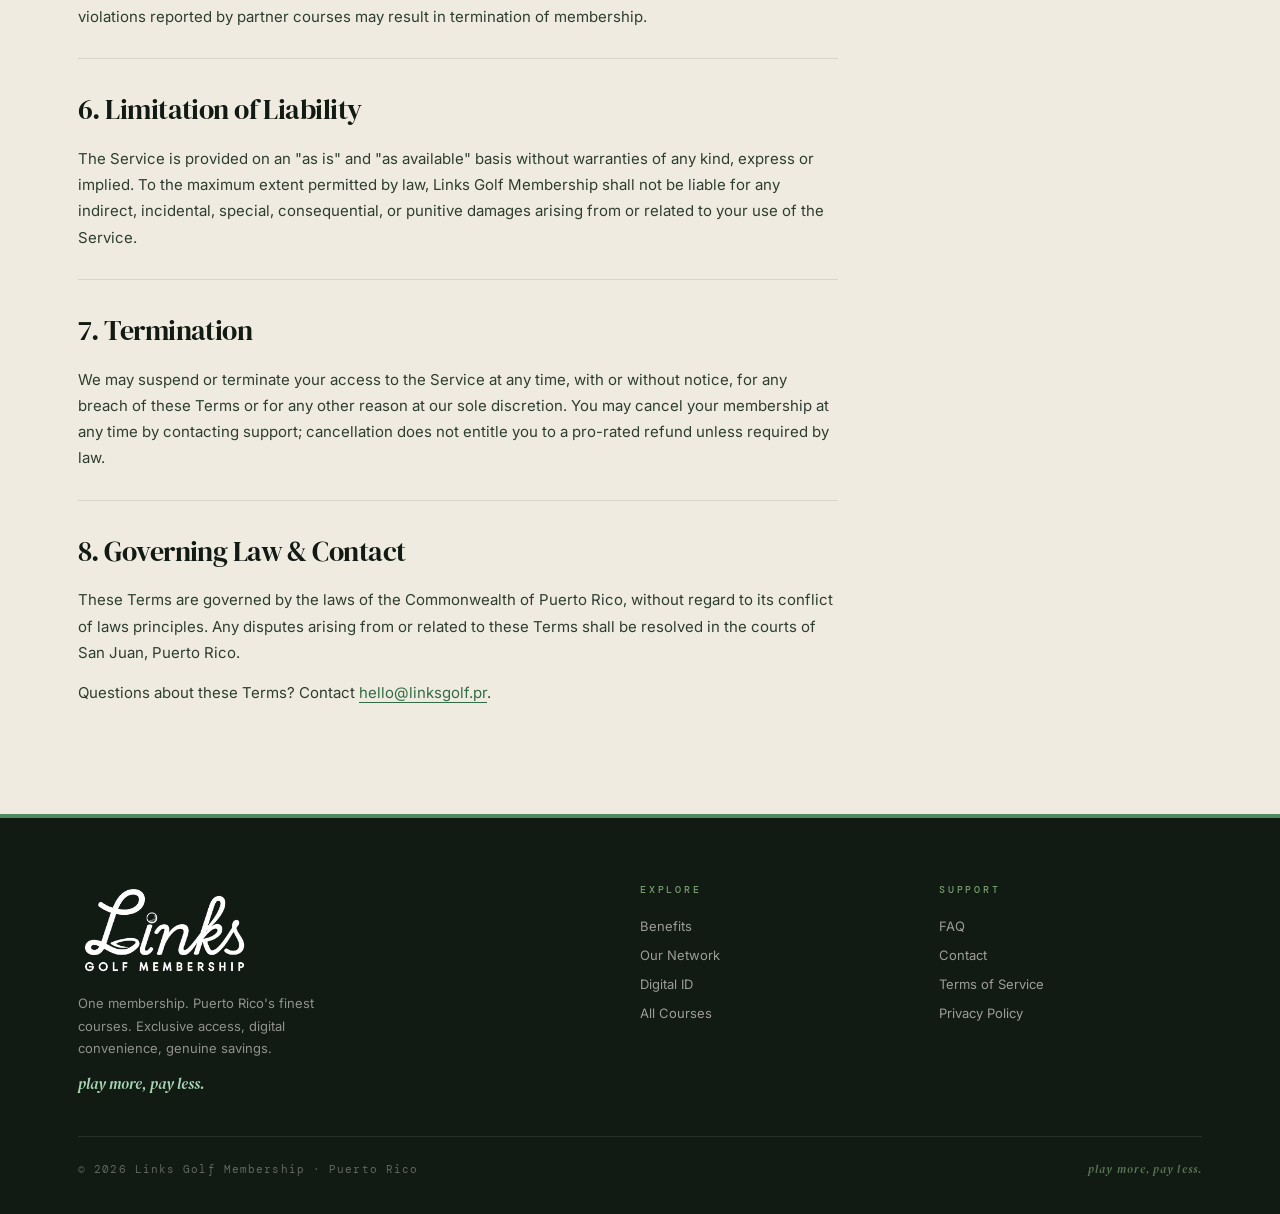
<file: terms.html>
<!DOCTYPE html>
<html lang="en" data-i18n-title="doc.title.terms">
<head>
<meta charset="UTF-8"/>
<meta name="viewport" content="width=device-width, initial-scale=1, viewport-fit=cover"/>
<title>Terms of Service · Links Golf Membership</title>
<link rel="preconnect" href="https://fonts.googleapis.com"/>
<link rel="preconnect" href="https://fonts.gstatic.com" crossorigin/>
<link href="https://fonts.googleapis.com/css2?family=DM+Serif+Display:ital@0;1&family=Inter:wght@300;400;500;600;700&family=DM+Mono:wght@400;500&display=swap" rel="stylesheet"/>
<link rel="stylesheet" href="mobile.css"/>
<style>
:root {
  --bg:         #f0ebe0;
  --bg2:        #e8e1d3;
  --cream:      #faf6ee;
  --ink:        #111a13;
  --ink-soft:   #2d3e30;
  --muted:      #6b7260;
  --line:       rgba(17,26,19,.10);
  --sage:       oklch(58% 0.09 152);
  --sage-2:     oklch(48% 0.09 152);
  --sage-light: oklch(83% 0.07 152);
  --radius:     12px;
  --radius-lg:  20px;
  --f-display:  "DM Serif Display", Georgia, serif;
  --f-sans:     "Inter", system-ui, sans-serif;
  --f-mono:     "DM Mono", ui-monospace, monospace;
}
*,*::before,*::after { box-sizing: border-box; }
html,body { margin: 0; padding: 0; }
html { scroll-behavior: smooth; scroll-padding-top: 80px; overflow-x: hidden; }
body { font-family: var(--f-sans); background: var(--bg); color: var(--ink); font-size: 15px; line-height: 1.6; overflow-x: hidden; -webkit-font-smoothing: antialiased; }
body::after { content: ""; position: fixed; inset: 0; pointer-events: none; z-index: 9999; opacity: .045; mix-blend-mode: multiply; background-image: url("data:image/svg+xml;utf8,<svg xmlns='http://www.w3.org/2000/svg' width='400' height='400'><filter id='n'><feTurbulence type='fractalNoise' baseFrequency='0.4' numOctaves='2' stitchTiles='stitch'/><feColorMatrix values='0 0 0 0 0 0 0 0 0 0 0 0 0 0 0 0 0 0 0.9 0'/></filter><rect width='100%' height='100%' filter='url(%23n)'/></svg>"); background-size: 400px 400px; }
h1,h2,h3,h4 { font-family: var(--f-display); font-weight: 400; letter-spacing: -.02em; color: var(--ink); margin: 0; text-wrap: balance; }
a { color: inherit; text-decoration: none; }
.wrap { max-width: 1180px; margin: 0 auto; padding: 0 28px; }
@media (max-width:600px) { .wrap { padding: 0 18px; } }

/* NAV */
.nav { position: fixed; top: 0; left: 0; right: 0; z-index: 100; background: var(--bg); border-bottom: 1px solid var(--line); }
body { padding-top: 80px; }
.nav-inner { display: flex; align-items: center; justify-content: space-between; height: 80px; }
@media (max-width:600px) { body { padding-top: 68px; } .nav-inner { height: 68px; } }
.logo-img { height: 60px; width: auto; display: block; max-width: 240px; object-fit: contain; }
@media (max-width:600px) { .logo-img { height: 48px; max-width: 200px; } }
.footer-brand-img { height: 96px; width: auto; display: block; object-fit: contain; margin-bottom: 14px; }
@media (max-width:600px) { .footer-brand-img { height: 76px; } }
.logo { font-family: var(--f-display); font-size: 22px; letter-spacing: -.01em; display: flex; align-items: center; gap: 11px; }
.nav-links { display: flex; gap: 28px; }
.nav-links a { font-size: 12px; font-weight: 500; color: var(--ink-soft); letter-spacing: .06em; text-transform: uppercase; transition: color .2s; position: relative; padding-bottom: 2px; }
.nav-links a:hover { color: var(--sage); }
.btn { display: inline-flex; align-items: center; gap: 8px; padding: 11px 20px; border-radius: 999px; font-size: 12px; font-weight: 600; letter-spacing: .04em; text-transform: uppercase; transition: all .25s ease; cursor: pointer; border: 1px solid transparent; }
.btn-primary { background: var(--ink); color: var(--cream); }
.btn-primary:hover { background: var(--sage-2); transform: translateY(-1px); box-shadow: 0 8px 20px -6px rgba(17,26,19,.35); }
.lang-toggle { background: transparent; border: 1px solid var(--line); color: var(--ink-soft); font-family: var(--f-mono); font-size: 11px; letter-spacing: .12em; padding: 7px 14px; border-radius: 999px; cursor: pointer; transition: all .2s; }
.lang-toggle:hover { background: var(--ink); color: var(--cream); border-color: var(--ink); }
.mobile-toggle { display: none; background: none; border: 0; padding: 8px; cursor: pointer; }
.mobile-toggle svg { width: 20px; height: 20px; stroke: var(--ink); }
.mobile-panel { display: none; position: absolute; top: 68px; left: 0; right: 0; background: var(--bg); border-bottom: 1px solid var(--line); padding: 18px 24px; flex-direction: column; gap: 16px; }
.mobile-panel a { font-size: 17px; font-family: var(--f-display); }
.mobile-panel.open { display: flex; }
@media (max-width:860px) { .nav-links { display: none; } .mobile-toggle { display: inline-flex; } }

/* PLACEHOLDER WARNING */
.placeholder-warning { background: #b1352a; color: #fef9f7; text-align: center; padding: 14px 18px; font-family: var(--f-mono); font-size: 12px; letter-spacing: .12em; line-height: 1.55; }
.placeholder-warning strong { display: block; font-size: 13px; letter-spacing: .2em; text-transform: uppercase; margin-bottom: 4px; }
.placeholder-warning a { color: inherit; border-bottom: 1px solid currentColor; }
@media (max-width:600px) { .placeholder-warning { padding: 12px 16px; font-size: 11px; } }

/* PAGE HEAD */
.page-head { padding: 32px 0 24px; position: relative; overflow: hidden; }
@media (max-width:860px) { .page-head { padding: 20px 0 16px; } }
.page-head::before { content: ""; position: absolute; right: -8%; top: -40%; width: 600px; height: 600px; border-radius: 50%; background: radial-gradient(circle, rgba(88,140,98,.1), transparent 65%); pointer-events: none; }
.crumbs { font-family: var(--f-mono); font-size: 10px; letter-spacing: .25em; text-transform: uppercase; color: var(--muted); margin-bottom: 12px; }
.crumbs a:hover { color: var(--sage); }
.page-head h1 { font-size: clamp(36px, 5vw, 64px); line-height: 1.0; letter-spacing: -.03em; position: relative; z-index: 2; }
.page-head h1 em { color: var(--sage); font-style: italic; }
.page-head p { font-size: 16px; color: var(--ink-soft); max-width: 620px; margin: 16px 0 0; position: relative; z-index: 2; line-height: 1.65; }

/* LEGAL BODY */
.legal-wrap { padding-top: 16px; padding-bottom: 80px; }
.legal-body { max-width: 760px; }
.legal-section { padding: 28px 0; border-top: 1px solid var(--line); }
.legal-section:first-child { border-top: 0; padding-top: 8px; }
.legal-section h2 { font-family: var(--f-display); font-size: clamp(22px, 2.4vw, 28px); margin-bottom: 14px; letter-spacing: -.02em; }
.legal-section h2 em { color: var(--sage); font-style: italic; }
.legal-section p { color: var(--ink-soft); line-height: 1.75; margin: 0 0 14px; }
.legal-section p:last-child { margin-bottom: 0; }
.legal-section ul { color: var(--ink-soft); line-height: 1.75; margin: 0 0 14px; padding-left: 20px; }
.legal-section ul li { margin-bottom: 6px; }
.legal-section a { color: var(--sage-2); border-bottom: 1px solid currentColor; transition: opacity .2s; }
.legal-section a:hover { opacity: .65; }

/* FOOTER */
footer { background: var(--ink); color: var(--cream); padding: 64px 0 36px; border-top: 4px solid var(--sage); }
.footer-grid { display: grid; grid-template-columns: 2fr 1fr 1fr; gap: 36px; margin-bottom: 40px; }
@media (max-width:700px) { .footer-grid { grid-template-columns: 1fr 1fr; } }
.footer-brand h3 { color: var(--cream); font-size: 30px; margin-bottom: 12px; letter-spacing: -.02em; }
.footer-brand h3 em { color: var(--sage-light); font-style: italic; }
.footer-brand p { color: rgba(250,246,238,.55); font-size: 13px; max-width: 280px; line-height: 1.7; }
.footer-brand .tagline { font-family: var(--f-display); font-style: italic; color: var(--sage-light); font-size: 15px; margin-top: 10px; }
footer h4 { font-family: var(--f-mono); color: rgba(140,190,130,.8); font-size: 10px; letter-spacing: .28em; text-transform: uppercase; margin-bottom: 14px; font-weight: 500; }
footer a { display: block; color: rgba(250,246,238,.6); padding: 4px 0; font-size: 13px; transition: color .2s; }
footer a:hover { color: var(--sage-light); }
.footer-bot { display: flex; justify-content: space-between; border-top: 1px solid rgba(250,246,238,.1); padding-top: 24px; color: rgba(250,246,238,.35); font-size: 11px; font-family: var(--f-mono); letter-spacing: .1em; }
@media (max-width:600px) { .footer-bot { flex-direction: column; gap: 10px; } }
</style>
</head>
<body>

<div class="placeholder-warning" role="alert">
  <strong data-i18n="legal.placeholder.title">⚠ Placeholder Document</strong>
  <span data-i18n="legal.placeholder.body">This is sample boilerplate text for layout review only. It has not been reviewed by counsel and must not be relied upon. Replace with final legal copy before launch.</span>
</div>

<nav class="nav">
  <div class="wrap nav-inner">
    <a href="index.html" class="logo" aria-label="Links Golf Membership - Home">
      <img class="logo-img" src="images/links-golf-membership-3.png" alt="Links Golf Membership"/>
    </a>
    <div class="nav-links">
      <a href="index.html" data-i18n="nav.home">Home</a>
      <a href="index.html#benefits" data-i18n="nav.benefits">Benefits</a>
      <a href="index.html#network" data-i18n="nav.network">Our Network</a>
      <a href="index.html#faq" data-i18n="nav.faq">FAQ</a>
      <a href="courses.html" data-i18n="nav.courses">All Courses</a>
    </div>
    <div class="nav-cta" style="display:flex;align-items:center;gap:10px;">
      <button class="lang-toggle" data-lang-toggle type="button" aria-label="Switch language">EN</button>
      <a href="index.html#join" class="btn btn-primary" data-i18n="nav.cta">Get Your Card</a>
      <button class="mobile-toggle" id="navToggle" aria-label="Menu">
        <svg viewBox="0 0 24 24" fill="none" stroke-width="2">
          <path id="menuOpen" d="M4 6h16M4 12h16M4 18h16" stroke-linecap="round"/>
          <path id="menuClose" d="M6 18L18 6M6 6l12 12" stroke-linecap="round" style="display:none"/>
        </svg>
      </button>
    </div>
  </div>
  <div class="mobile-panel" id="mobilePanel">
    <a href="index.html" data-i18n="nav.home">Home</a>
    <a href="index.html#benefits" data-i18n="nav.benefits">Benefits</a>
    <a href="index.html#network" data-i18n="nav.network">Our Network</a>
    <a href="index.html#faq" data-i18n="nav.faq">FAQ</a>
    <a href="courses.html" data-i18n="nav.courses">All Courses</a>
    <a href="index.html#join" class="btn btn-primary" style="width:fit-content;margin-top:4px;" data-i18n="nav.cta">Get Your Card</a>
  </div>
</nav>

<section class="page-head">
  <div class="wrap">
    <div class="crumbs"><a href="index.html" data-i18n="crumb.home">Home</a> / <span data-i18n="crumb.terms">Terms of Service</span></div>
    <h1 data-i18n="terms.h1">Terms of <em>Service.</em></h1>
    <p data-i18n="terms.intro">Last updated: 2026-05-07. Sample boilerplate provided for layout review only — not legally binding.</p>
  </div>
</section>

<section>
  <div class="wrap legal-wrap">
    <div class="legal-body">

      <article class="legal-section">
        <h2>1. Acceptance of Terms</h2>
        <p>By accessing or using Links Golf Membership (the "Service"), you agree to be bound by these Terms of Service ("Terms"). If you do not agree to these Terms, do not access or use the Service. We may update these Terms from time to time; continued use of the Service after changes constitutes acceptance of the revised Terms.</p>
      </article>

      <article class="legal-section">
        <h2>2. Eligibility &amp; Account Registration</h2>
        <p>You must be at least 18 years of age and capable of entering into a binding contract to register for a membership. You agree to provide accurate, current, and complete information during registration and to keep your account information up to date.</p>
        <p>You are responsible for safeguarding your account credentials and for any activity that occurs under your account.</p>
      </article>

      <article class="legal-section">
        <h2>3. Membership &amp; Billing</h2>
        <p>Annual membership is $129 USD, payable upon registration. Memberships are valid for twelve (12) months from the activation date and do not auto-renew unless explicitly enabled by the member. Refunds are governed by our refund policy and applicable law.</p>
        <ul>
          <li>Payments are processed by our payment provider; we do not store full card details.</li>
          <li>Taxes, where applicable, are the responsibility of the member.</li>
          <li>Membership is non-transferable.</li>
        </ul>
      </article>

      <article class="legal-section">
        <h2>4. Use of the Service</h2>
        <p>Your digital ID is issued solely to the registered member and is non-transferable. Misuse of the membership card — including but not limited to sharing, duplication, or fraudulent presentation — may result in immediate suspension or termination of your account without refund. The verification photo is used only to confirm member identity at participating courses.</p>
      </article>

      <article class="legal-section">
        <h2>5. Course Access &amp; Conduct</h2>
        <p>Member discounts and access privileges are subject to each partner course's availability, booking policies, dress codes, and rules of play. Links Golf Membership is not responsible for course-specific restrictions, blackout periods, or changes to a partner course's discount terms.</p>
        <p>Members are expected to conduct themselves in accordance with each course's standards. Repeated violations reported by partner courses may result in termination of membership.</p>
      </article>

      <article class="legal-section">
        <h2>6. Limitation of Liability</h2>
        <p>The Service is provided on an "as is" and "as available" basis without warranties of any kind, express or implied. To the maximum extent permitted by law, Links Golf Membership shall not be liable for any indirect, incidental, special, consequential, or punitive damages arising from or related to your use of the Service.</p>
      </article>

      <article class="legal-section">
        <h2>7. Termination</h2>
        <p>We may suspend or terminate your access to the Service at any time, with or without notice, for any breach of these Terms or for any other reason at our sole discretion. You may cancel your membership at any time by contacting support; cancellation does not entitle you to a pro-rated refund unless required by law.</p>
      </article>

      <article class="legal-section">
        <h2>8. Governing Law &amp; Contact</h2>
        <p>These Terms are governed by the laws of the Commonwealth of Puerto Rico, without regard to its conflict of laws principles. Any disputes arising from or related to these Terms shall be resolved in the courts of San Juan, Puerto Rico.</p>
        <p>Questions about these Terms? Contact <a href="mailto:hello@linksgolf.pr">hello@linksgolf.pr</a>.</p>
      </article>

    </div>
  </div>
</section>

<footer>
  <div class="wrap">
    <div class="footer-grid">
      <div class="footer-brand">
        <img class="footer-brand-img" src="images/links-golf-membership-4.png" alt="Links Golf Membership"/>
        <p data-i18n="footer.brand.p">One membership. Puerto Rico's finest courses. Exclusive access, digital convenience, genuine savings.</p>
        <div class="tagline" data-i18n="footer.signature">play more, pay less.</div>
      </div>
      <div>
        <h4 data-i18n="footer.col.explore">Explore</h4>
        <a href="index.html#benefits" data-i18n="nav.benefits">Benefits</a>
        <a href="index.html#network" data-i18n="footer.link.network">Our Network</a>
        <a href="index.html#card" data-i18n="nav.card">Digital ID</a>
        <a href="courses.html" data-i18n="nav.courses">All Courses</a>
      </div>
      <div>
        <h4 data-i18n="footer.col.support">Support</h4>
        <a href="faq.html" data-i18n="nav.faq">FAQ</a>
        <a href="mailto:hello@linksgolf.pr" data-i18n="footer.link.contact">Contact</a>
        <a href="terms.html" data-i18n="footer.link.terms">Terms of Service</a>
        <a href="privacy.html" data-i18n="footer.link.privacy">Privacy Policy</a>
      </div>
    </div>
    <div class="footer-bot">
      <span data-i18n="footer.copyright">© 2026 Links Golf Membership · Puerto Rico</span>
      <span style="font-family:var(--f-display);font-style:italic;color:rgba(160,210,150,.5);" data-i18n="footer.signature">play more, pay less</span>
    </div>
  </div>
</footer>

<script>
// Mobile nav
(function() {
  const toggle = document.getElementById('navToggle');
  const panel = document.getElementById('mobilePanel');
  const open = document.getElementById('menuOpen');
  const close = document.getElementById('menuClose');
  toggle.addEventListener('click', () => {
    panel.classList.toggle('open');
    const isOpen = panel.classList.contains('open');
    open.style.display = isOpen ? 'none' : '';
    close.style.display = isOpen ? '' : 'none';
  });
  panel.querySelectorAll('a').forEach(a => a.addEventListener('click', () => {
    panel.classList.remove('open');
    open.style.display = ''; close.style.display = 'none';
  }));
})();
</script>
<script src="languageManager.js" defer></script>
</body>
</html>
</file>
<file: mobile.css>
/* =========================================================
   Boricua Golf Club · Mobile enhancements
   Desktop layout is untouched. Everything here is gated on
   viewport width ≤ 768px, focused on stacking, readable
   typography, and touch-friendly controls.
   ========================================================= */

/* ------- Language toggle button (all viewports) ------- */
.lang-toggle{
  display:inline-flex; align-items:center; justify-content:center;
  min-width:44px; height:36px; padding:0 12px;
  border-radius:999px; border:1px solid var(--line);
  background:rgba(255,255,255,0.55);
  font-family:var(--f-mono); font-size:11px; font-weight:700;
  letter-spacing:.18em; color:var(--ink-soft);
  cursor:pointer;
  transition:background .2s ease, color .2s ease, border-color .2s ease;
}
.lang-toggle:hover,
.lang-toggle:focus-visible{
  background:var(--ink); color:var(--cream); border-color:var(--ink);
  outline:none;
}
.lang-toggle:active{ transform:translateY(1px); }

.nav-inner > .nav-cta{
  display:flex; align-items:center; gap:10px;
}

@media (max-width: 768px){
  /* ----- Base / typography ----- */
  body{ font-size:15px; }
  h1,h2,h3{ text-wrap:balance; }

  /* Prevent horizontal bleed from hero/map absolute positioning */
  html, body{ overflow-x:hidden; }

  /* ----- Navigation ----- */
  .nav-inner{ height:60px; }
  body{ padding-top:60px; }
  .nav-inner > .nav-cta .btn{
    padding:9px 12px; font-size:11px; letter-spacing:.04em;
  }
  .lang-toggle{ min-width:40px; height:32px; padding:0 10px; font-size:10px; }
  .logo{ font-size:16px; gap:8px; min-width:0; flex:1 1 auto; overflow:hidden; }
  .logo > span:not(.logo-mark){ white-space:nowrap; overflow:hidden; text-overflow:ellipsis; min-width:0; }
  .logo-mark{ width:28px; height:28px; flex:0 0 28px; }
  .logo-mark svg{ width:14px; height:14px; }
  .nav-inner > .nav-cta{ flex:0 0 auto; }
  .mobile-panel{
    top:60px; padding:18px 20px; gap:14px;
  }
  .mobile-panel a{ font-size:17px; }
  /* Very narrow viewports: hide the desktop CTA in the bar so the
     logo + lang toggle + hamburger don't fight for space. CTA still
     reachable inside the mobile-panel and the hero. */
  @media (max-width: 480px){
    .nav-inner > .nav-cta > .btn-primary{ display:none; }
    .logo{ font-size:16px; }
  }

  /* ----- Hero ----- */
  .hero{ padding:28px 0 20px; }
  .hero-grid{ gap:36px; }
  .headline{ font-size:clamp(36px, 10vw, 58px) !important; line-height:1; letter-spacing:-.03em; }
  .hero-sub{ font-size:15.5px; margin-bottom:28px; }
  .hero-cta{ gap:10px; }
  .hero-cta .btn{ width:100%; justify-content:center; }
  /* hero-stats removed in 2026-05-01 rework */

  .card-stage{ min-height:0; justify-content:center; }
  .m-card{ width:min(360px, 100%); }
  .mc-inner{ padding:20px !important; }
  .mc-brand{ font-size:17px; }
  .mc-name{ font-size:18px; }
  .mc-qr{ width:46px; height:46px; }

  .hero-map{ padding:24px 0 60px; min-height:0; }
  .hero-map-grid{ gap:32px; }
  .hero-map-viz{ padding:22px; aspect-ratio:16/10; }

  /* ----- Marquee ----- */
  .marquee{ padding:14px 0; }
  .marquee-track{ font-size:20px; gap:40px; }

  /* ----- Sections ----- */
  .section{ padding:56px 0; }
  .section-head{ margin-bottom:32px; }
  .section-head h2{ font-size:clamp(32px, 8vw, 48px) !important; line-height:1.02; }
  .section-head p{ font-size:15px; }

  /* Benefits — vertical list at all sizes; just tighten on mobile */
  .benefits-grid{ border-radius:16px; }
  .benefit{ padding:18px 20px !important; gap:14px !important; flex-wrap:wrap; }
  .benefit .num{ display:none; }
  .benefit .glyph{ width:40px; height:40px; }
  .benefit .glyph svg{ width:20px; height:20px; }
  .benefit h3{ font-size:18px !important; line-height:1.2; }
  .benefit .tagline-q{ width:100%; padding-left:0 !important; padding-top:8px !important; border-left:0 !important; border-top:1px solid var(--line); margin-left:0 !important; font-size:13px !important; }

  /* Network / editorial */
  .editorial{ grid-template-columns:1fr !important; gap:24px; }
  .editorial .big-num{ font-size:clamp(120px, 40vw, 180px) !important; }
  .map-wrap{ padding:24px; }
  .map-header{ flex-direction:column; align-items:flex-start; gap:12px; }
  .map-header h3{ font-size:30px; }
  .map-grid{ grid-template-columns:1fr !important; gap:24px; }
  .map-aside{ max-height:300px; }
  .pr-map{ aspect-ratio:2.3/1; }

  /* Fix 3 — Map pins: smaller dots, nudge anchor point south */
  .pin{ transform:translate(-50%, calc(-100% + 10px)); }
  .pin-dot{ width:10px; height:10px; }

  /* Card showcase */
  .card-show-grid{
    display:block !important;
    grid-template-columns:1fr !important;
    gap:40px !important;
  }
  .card-show-grid > .reveal{ width:100%; margin-bottom:40px; }
  .card-show-grid h2{ font-size:clamp(34px, 8vw, 48px) !important; }
  .card-show-grid p{ max-width:none !important; }
  /* Fix 4 — Card: remove excess blank space, clip orbit overflow */
  .card-show-grid .card-stage{ min-height:auto; width:100%; overflow:hidden; }
  #card.section{ padding:32px 0; }

  /* FAQ (home) */
  .faq-item{ padding:22px 0; }
  .faq-q{ font-size:clamp(18px, 4.5vw, 22px) !important; }
  .faq-plus{ width:34px; height:34px; }
  .faq-a{ font-size:15px; }

  /* Join */
  .join-wrap{ padding:32px 22px !important; }
  .join-grid{ grid-template-columns:1fr !important; gap:32px !important; }
  .join-left h2{ font-size:clamp(32px, 7.5vw, 44px) !important; }
  .price-card{ padding:22px; }
  .price-card .price{ font-size:52px; }
  .steps{ margin-bottom:26px; gap:4px; }
  .step{ font-size:9px; letter-spacing:.14em; padding:10px 0 12px; }
  .step .n{ margin-right:4px; }
  .form-panel{ padding:22px; }
  .form-row{ grid-template-columns:1fr !important; gap:12px; }
  .field input, .field select{ font-size:16px; padding:14px; } /* 16px prevents iOS zoom */
  .submit{ padding:16px; font-size:13px; }

  /* Footer — Fix 5: 3 columns side-by-side */
  .footer{ padding:56px 0 30px; }
  .footer-grid{ grid-template-columns:1fr 1fr 1fr !important; gap:16px !important; margin-bottom:40px; }
  .footer-brand{ grid-column:1 / -1; }
  .footer-brand h3{ font-size:32px; }
  .footer-grid h4{ font-size:10px; }
  .footer-grid a{ font-size:12px; padding:4px 0; }
  .footer-bot{ flex-direction:column; gap:10px; font-size:11px; }

  /* ----- Courses page ----- */
  .page-head{ padding:56px 0 36px; }
  .page-head h1{ font-size:clamp(40px, 10vw, 64px); }
  .page-head p{ font-size:15.5px; }
  .stats-strip{ gap:24px; margin-top:32px; }
  .stats-strip .stat .n{ font-size:32px; }
  .toolbar{ gap:14px; margin:28px 0 20px; }
  .search{ max-width:100%; min-width:0; }
  .search input{ font-size:16px; padding:14px 16px 14px 44px; }
  .pills{ gap:6px; }
  .pill{ padding:9px 14px; font-size:10px; letter-spacing:.14em; }
  .cta-banner{ margin:80px 0 0; padding:56px 0; }
  .cta-banner h2{ font-size:clamp(30px, 7vw, 44px); }

  /* ----- FAQ page ----- */
  .faq-wrap{ padding:24px 0 80px; gap:24px; grid-template-columns:1fr; }
  .side{ position:static; flex-direction:row; flex-wrap:wrap; gap:8px; top:0; }
  .side a{ padding:8px 12px; font-size:10px; }
  .group{ margin-bottom:40px; }
  .group h2{ font-size:30px; }
  .item{ padding:22px 0; }
  .q{ font-size:clamp(17px, 4.5vw, 22px) !important; }
  .plus{ width:32px; height:32px; }
  .a{ font-size:14.5px; }
  .cta{ padding:64px 0; }
  .cta h2{ font-size:clamp(30px, 7vw, 44px); }

  /* ----- Touch targets ----- */
  a, button, .btn, .pill, .faq-item summary, .item summary{
    min-height:44px; /* iOS/Android accessibility target */
  }
  .btn{ padding:14px 20px; }

  /* Hide decorative pseudo elements that can leak horizontal space */
  .page-head::before,
  .hero::before,
  .cta-banner::before,
  .join-wrap::before,
  .map-wrap::before{
    transform:scale(.6);
  }
}

/* Extra tightening below 420px */
@media (max-width: 420px){
  .headline{ font-size:clamp(32px, 11vw, 44px) !important; }
  /* Fix 2 — Stats: all 3 in one row, 339 lands to the right of 25% */
  .hero-stats{ grid-template-columns:repeat(3, 1fr); }
  .hero-stats .stat-n{ font-size:24px; }
  .section-head h2{ font-size:clamp(28px, 9vw, 40px) !important; }
  /* Fix 5 — Footer: keep 3 cols even at 420px */
  .footer-grid{ grid-template-columns:1fr 1fr 1fr !important; }
  .footer-brand{ grid-column:1 / -1; }
}

/* On very narrow screens, drop the brand text and just show the mark */
@media (max-width: 380px){
  .logo > span:not(.logo-mark){ display:none; }
}
</file>
